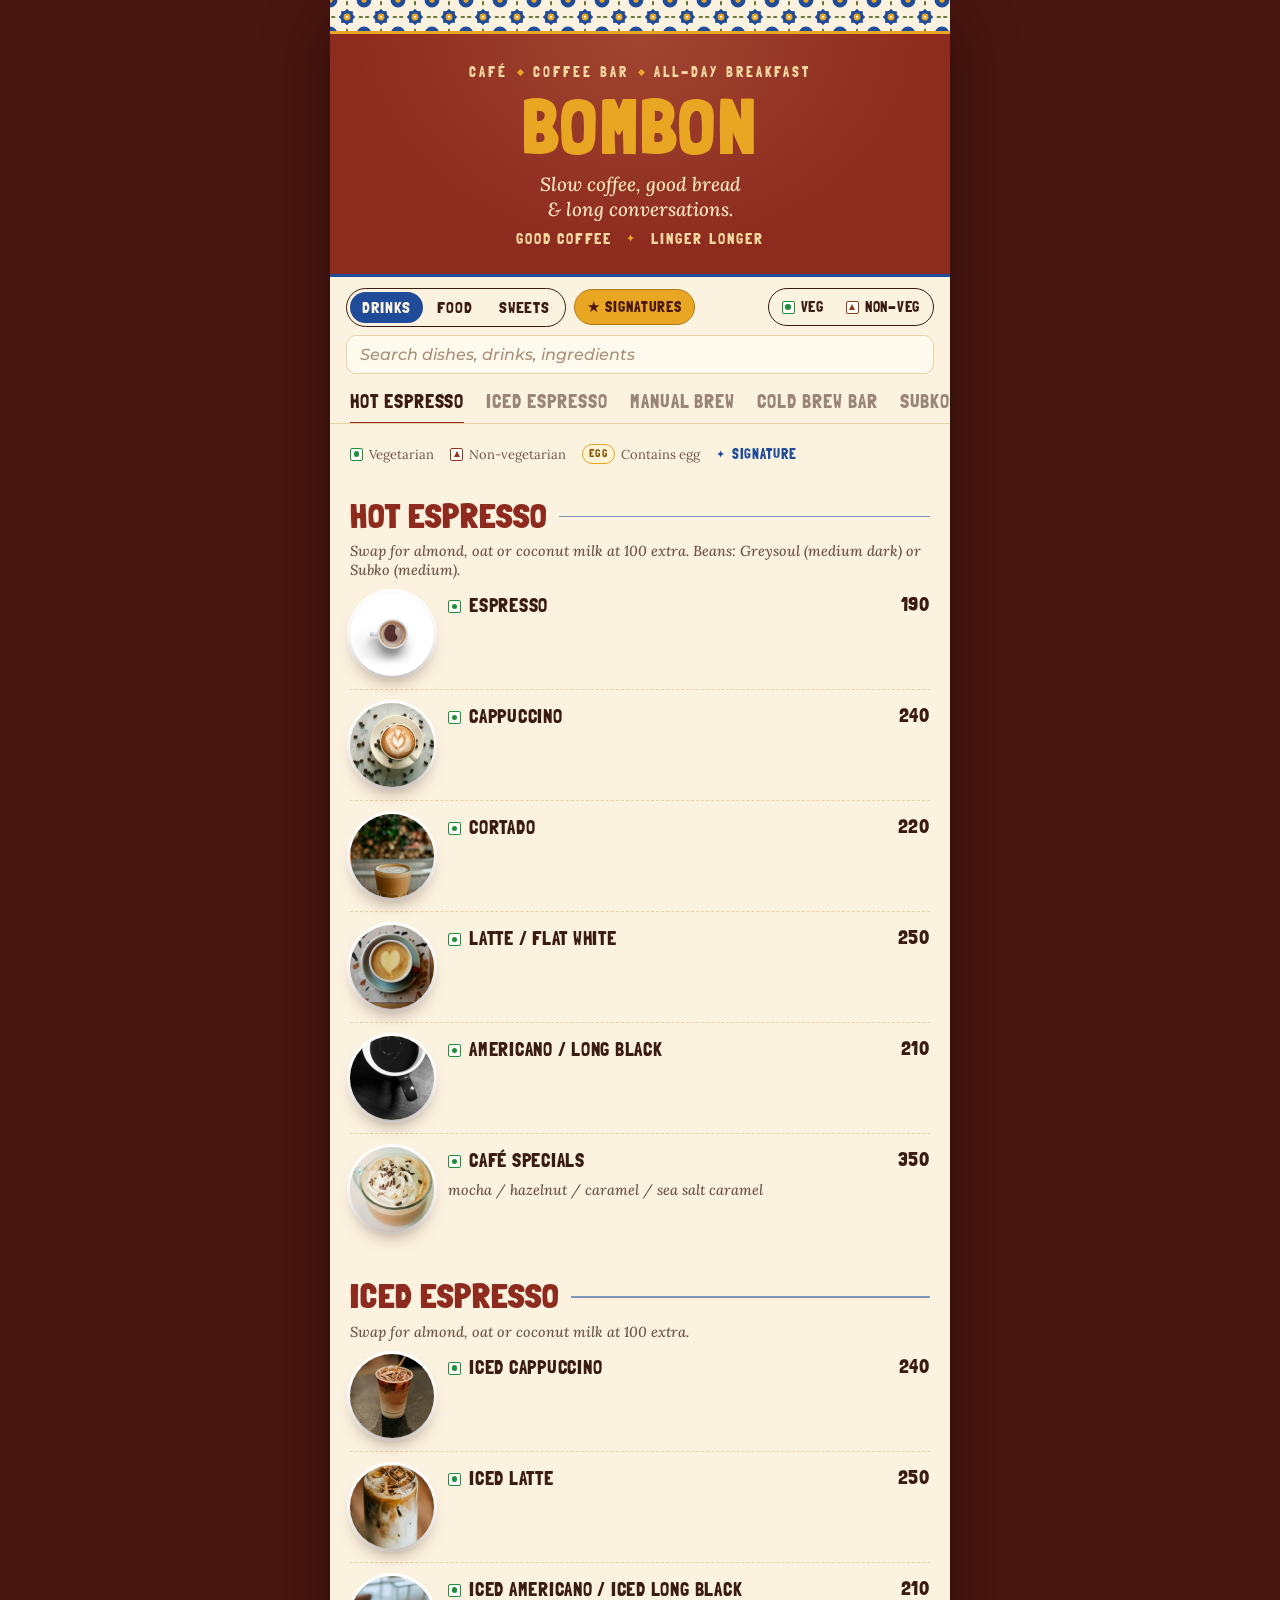
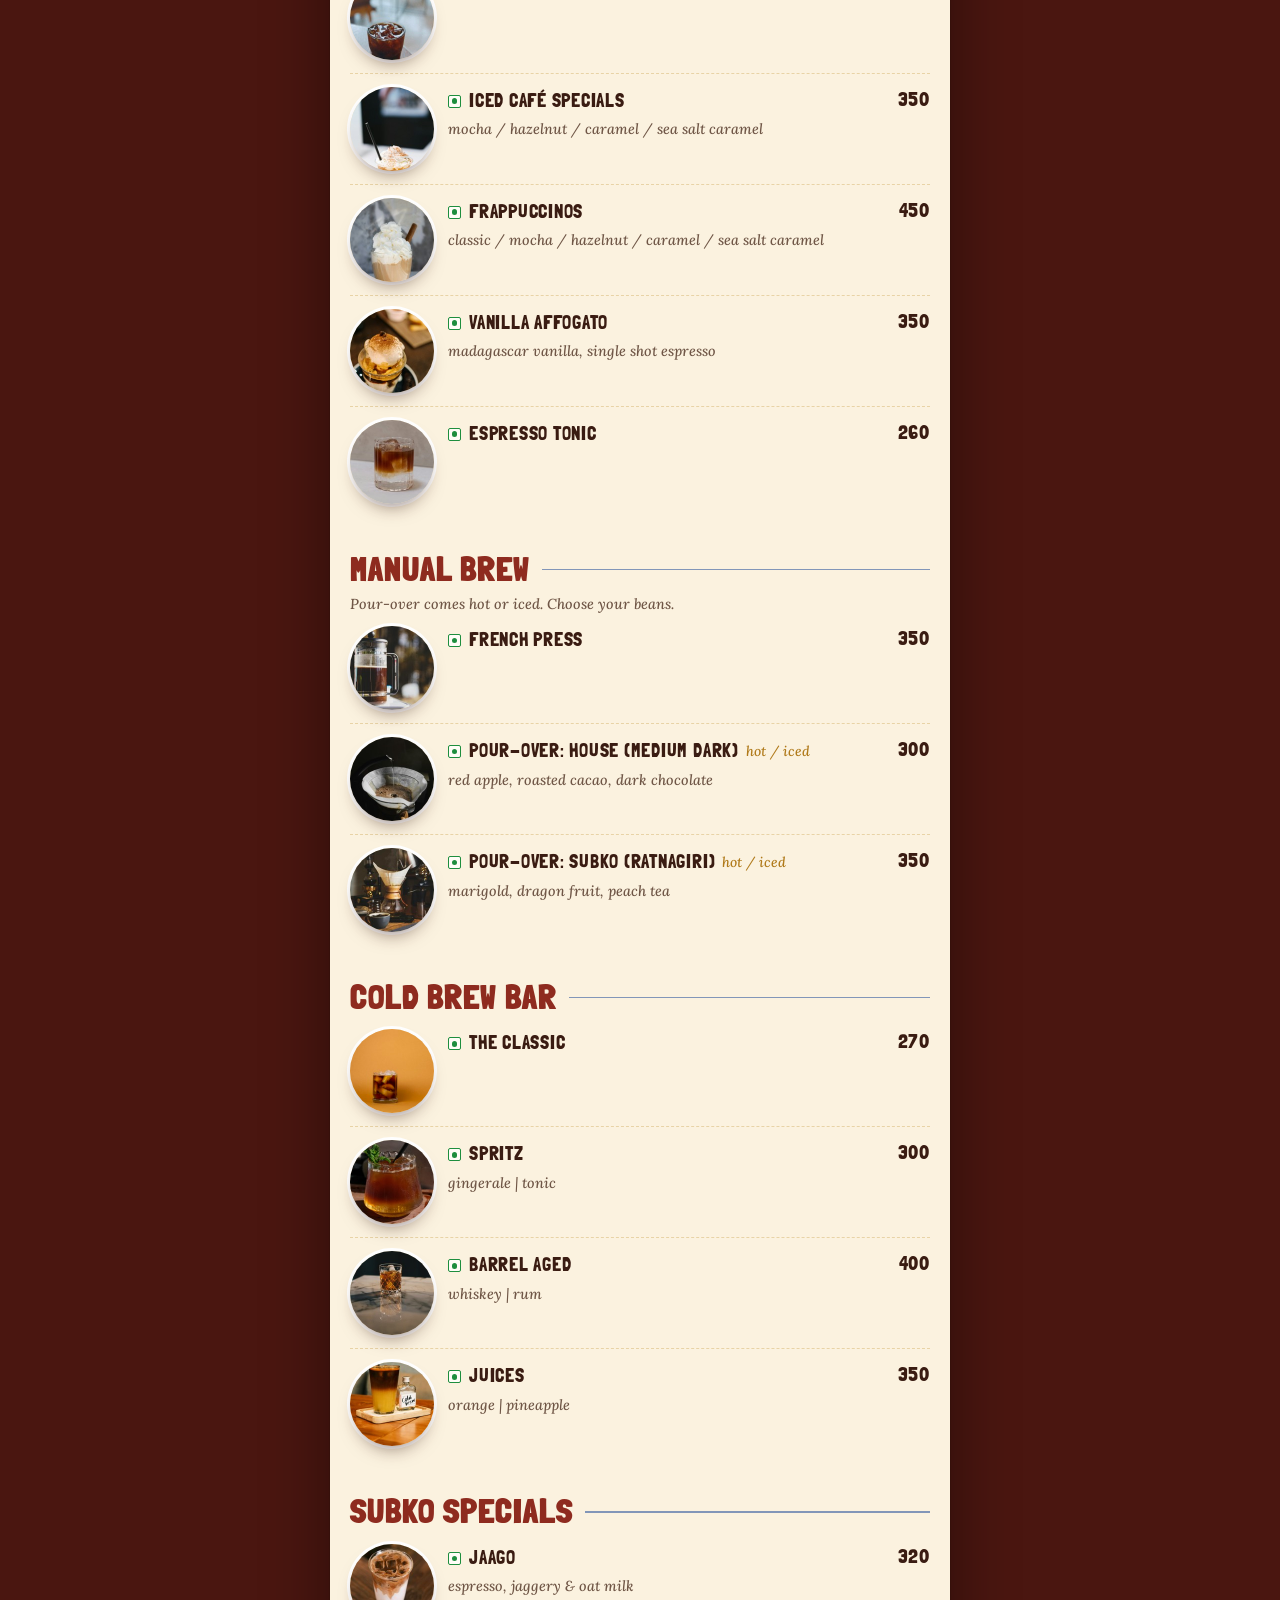
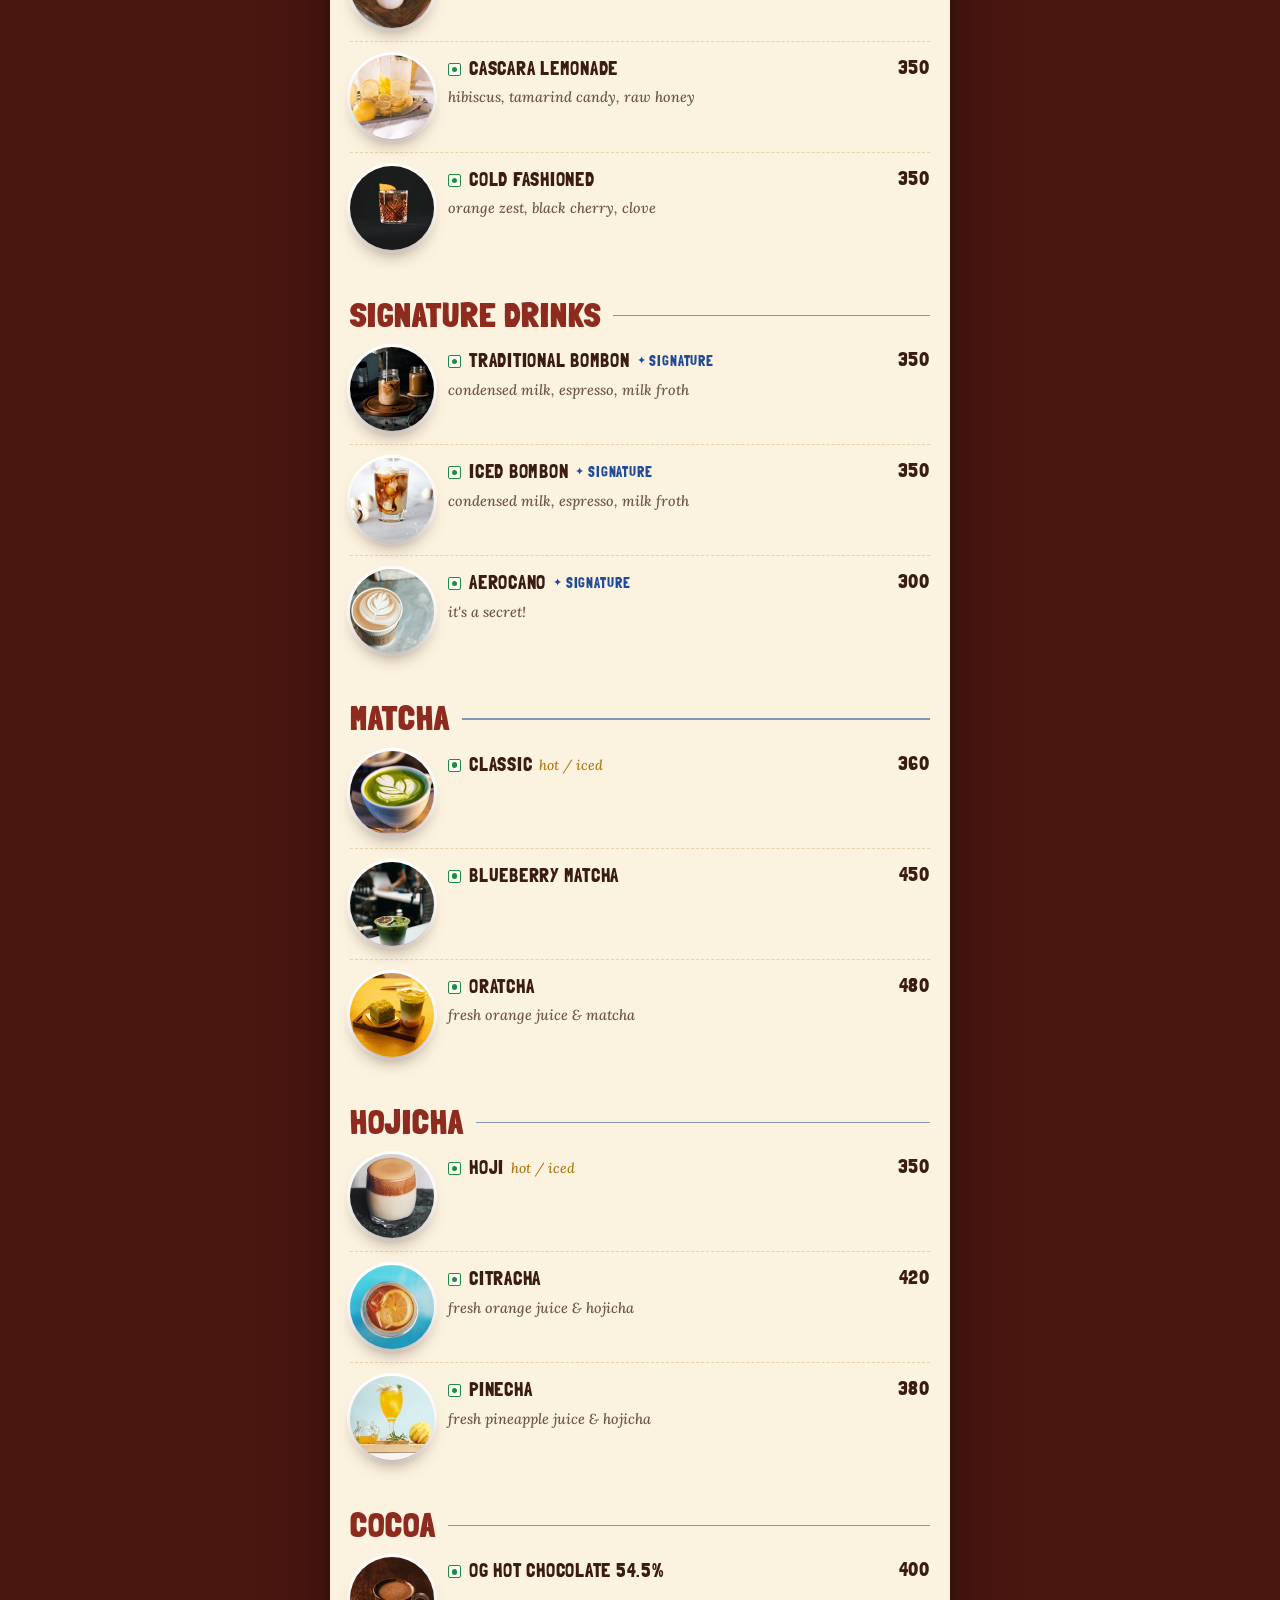
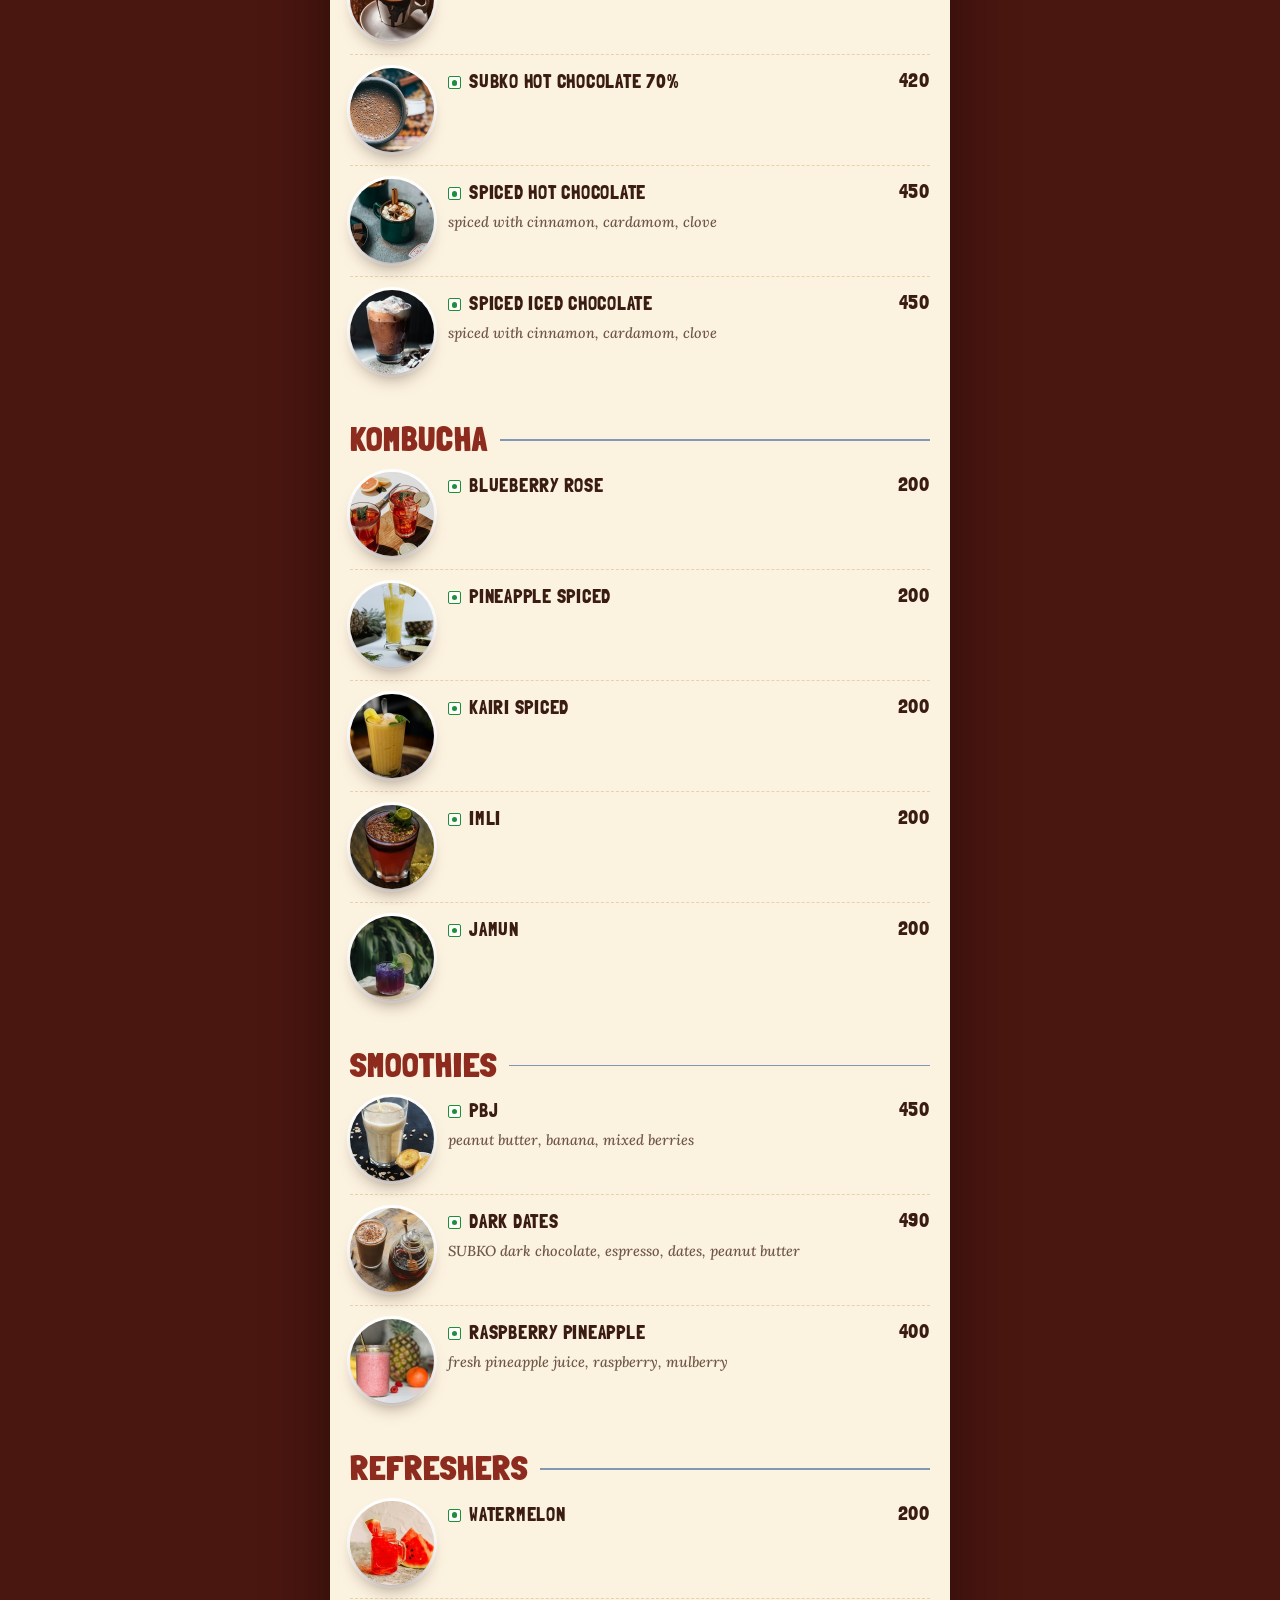
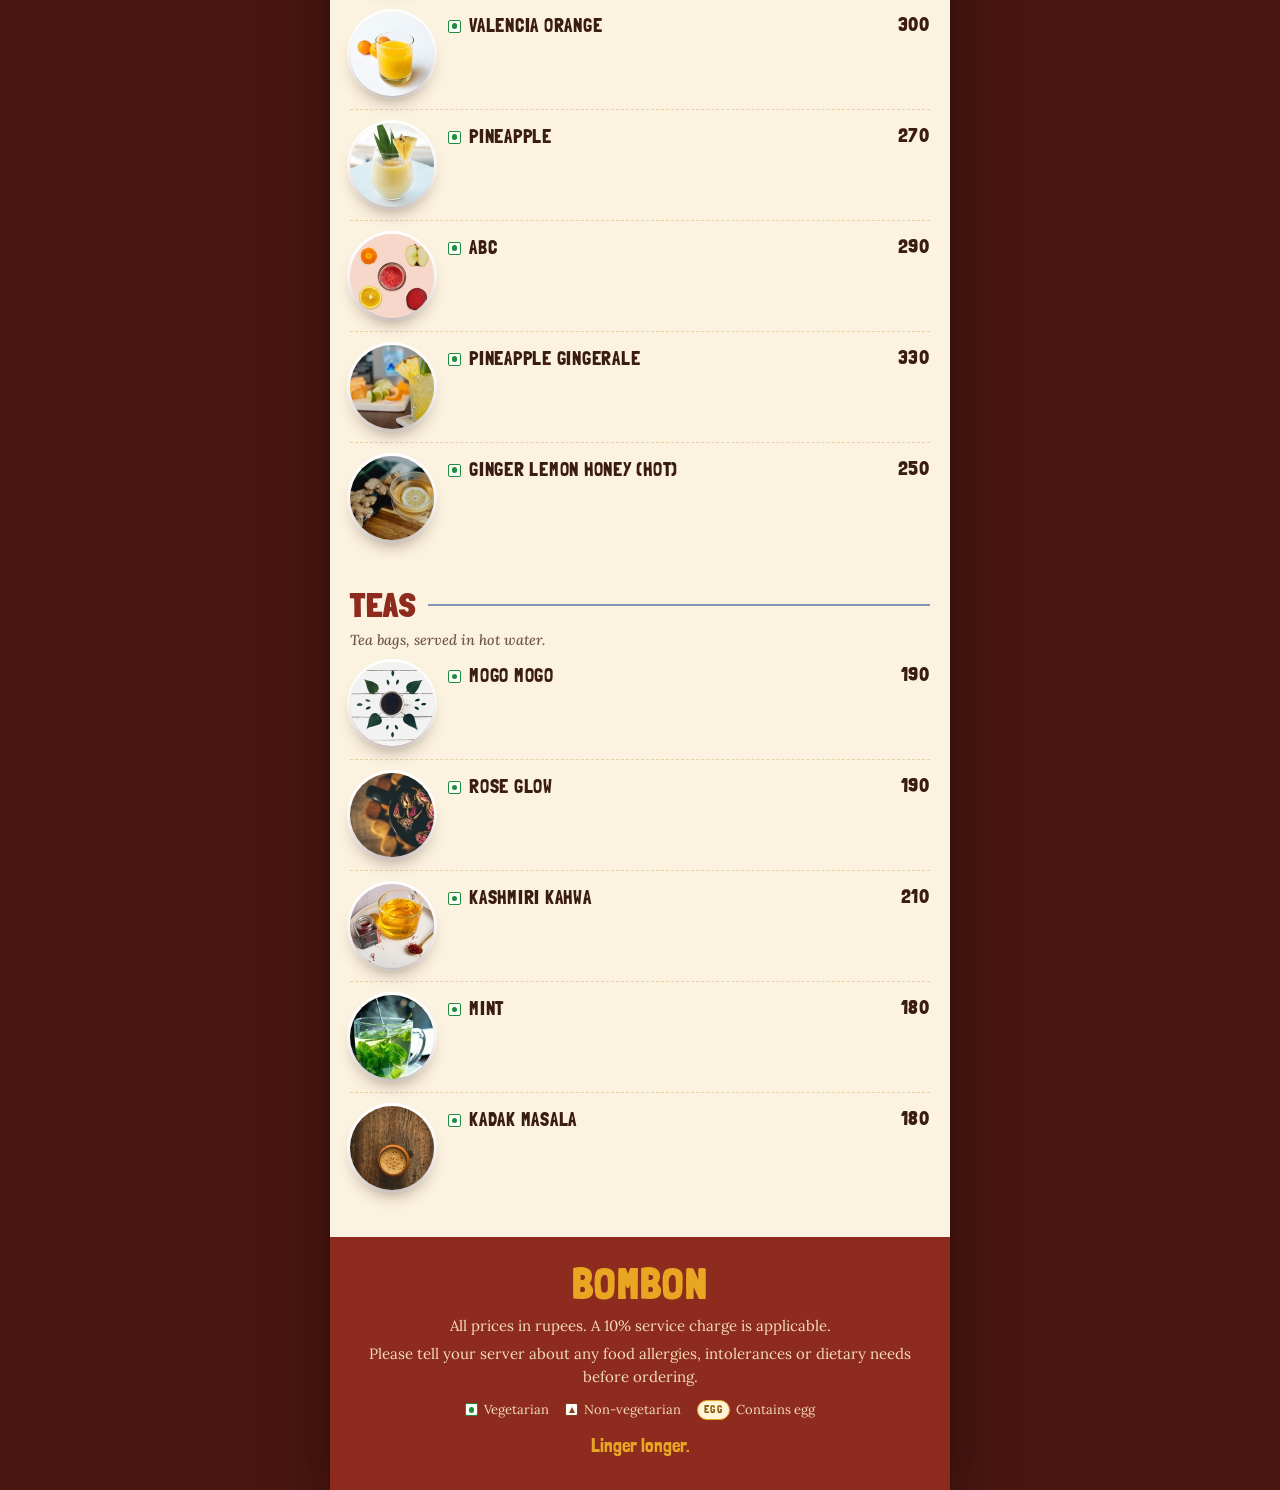
<file: index.html>
<!DOCTYPE html>
<html lang="en">
<head>
<meta charset="utf-8">
<meta name="viewport" content="width=device-width, initial-scale=1, viewport-fit=cover">
<title>Bombon Menu</title>
<meta name="description" content="The Bombon menu: coffee, all-day breakfast, bakes and sweets.">
<meta name="theme-color" content="#8E2B1F">
<link rel="preconnect" href="https://fonts.googleapis.com">
<link rel="preconnect" href="https://fonts.gstatic.com" crossorigin>
<link rel="stylesheet" href="https://fonts.googleapis.com/css2?family=Londrina+Solid:wght@400;900&family=Montserrat:wght@500;600&family=Lora:ital,wght@0,500;1,500&display=swap">
<link rel="stylesheet" href="styles.css">
</head>
<body>

<div class="book">
  <div class="tiles" aria-hidden="true"></div>
  <header class="cover">
    <div class="kicker">Café <i></i> Coffee Bar <i></i> All-Day Breakfast</div>
    <h1 class="wordmark">Bombon</h1>
    <div class="line">Slow coffee, good bread &amp; long conversations.</div>
    <div class="facts"><span>Good coffee</span><span>Linger longer</span></div>
  </header>

  <div class="bar" id="bar">
    <div class="table-strip" id="table-strip" hidden></div>
    <div class="bar-top">
      <div class="tabs" role="tablist" aria-label="Menu">
        <button role="tab" aria-selected="true" data-tab="drinks">Drinks</button>
        <button role="tab" aria-selected="false" data-tab="food">Food</button>
        <button role="tab" aria-selected="false" data-tab="sweets">Sweets</button>
      </div>
      <button class="picks-btn" id="picks" aria-pressed="false">★ Signatures</button>
      <div class="diet" role="group" aria-label="Diet">
        <button type="button" data-diet="veg" aria-pressed="false"><span class="mark veg" aria-hidden="true"></span>Veg</button>
        <button type="button" data-diet="nonveg" aria-pressed="false"><span class="mark nonveg" aria-hidden="true"></span>Non-veg</button>
      </div>
    </div>
    <div class="search"><input id="q" type="search" aria-label="Search the menu" placeholder="Search dishes, drinks, ingredients" autocomplete="off"></div>
    <nav class="chips" id="chips" aria-label="Sections"></nav>
  </div>

  <main class="pages" id="pages"></main>
  <p id="live" class="sr" aria-live="polite"></p>

  <footer>
    <span class="wordmark">Bombon</span>
    <div>All prices in rupees. A 10% service charge is applicable.</div>
    <div>Please tell your server about any food allergies, intolerances or dietary needs before ordering.</div>
    <div class="legend foot-legend"><span><span class="mark veg"></span>Vegetarian</span><span><span class="mark nonveg"></span>Non-vegetarian</span><span><span class="tag egg">EGG</span>Contains egg</span></div>
    <div class="concept">Linger longer.</div>
  </footer>
</div>

<script src="config.js"></script>
<script src="menu-data.js"></script>
<script src="app.js"></script>
<script src="order.js"></script>
</body>
</html>
</file>
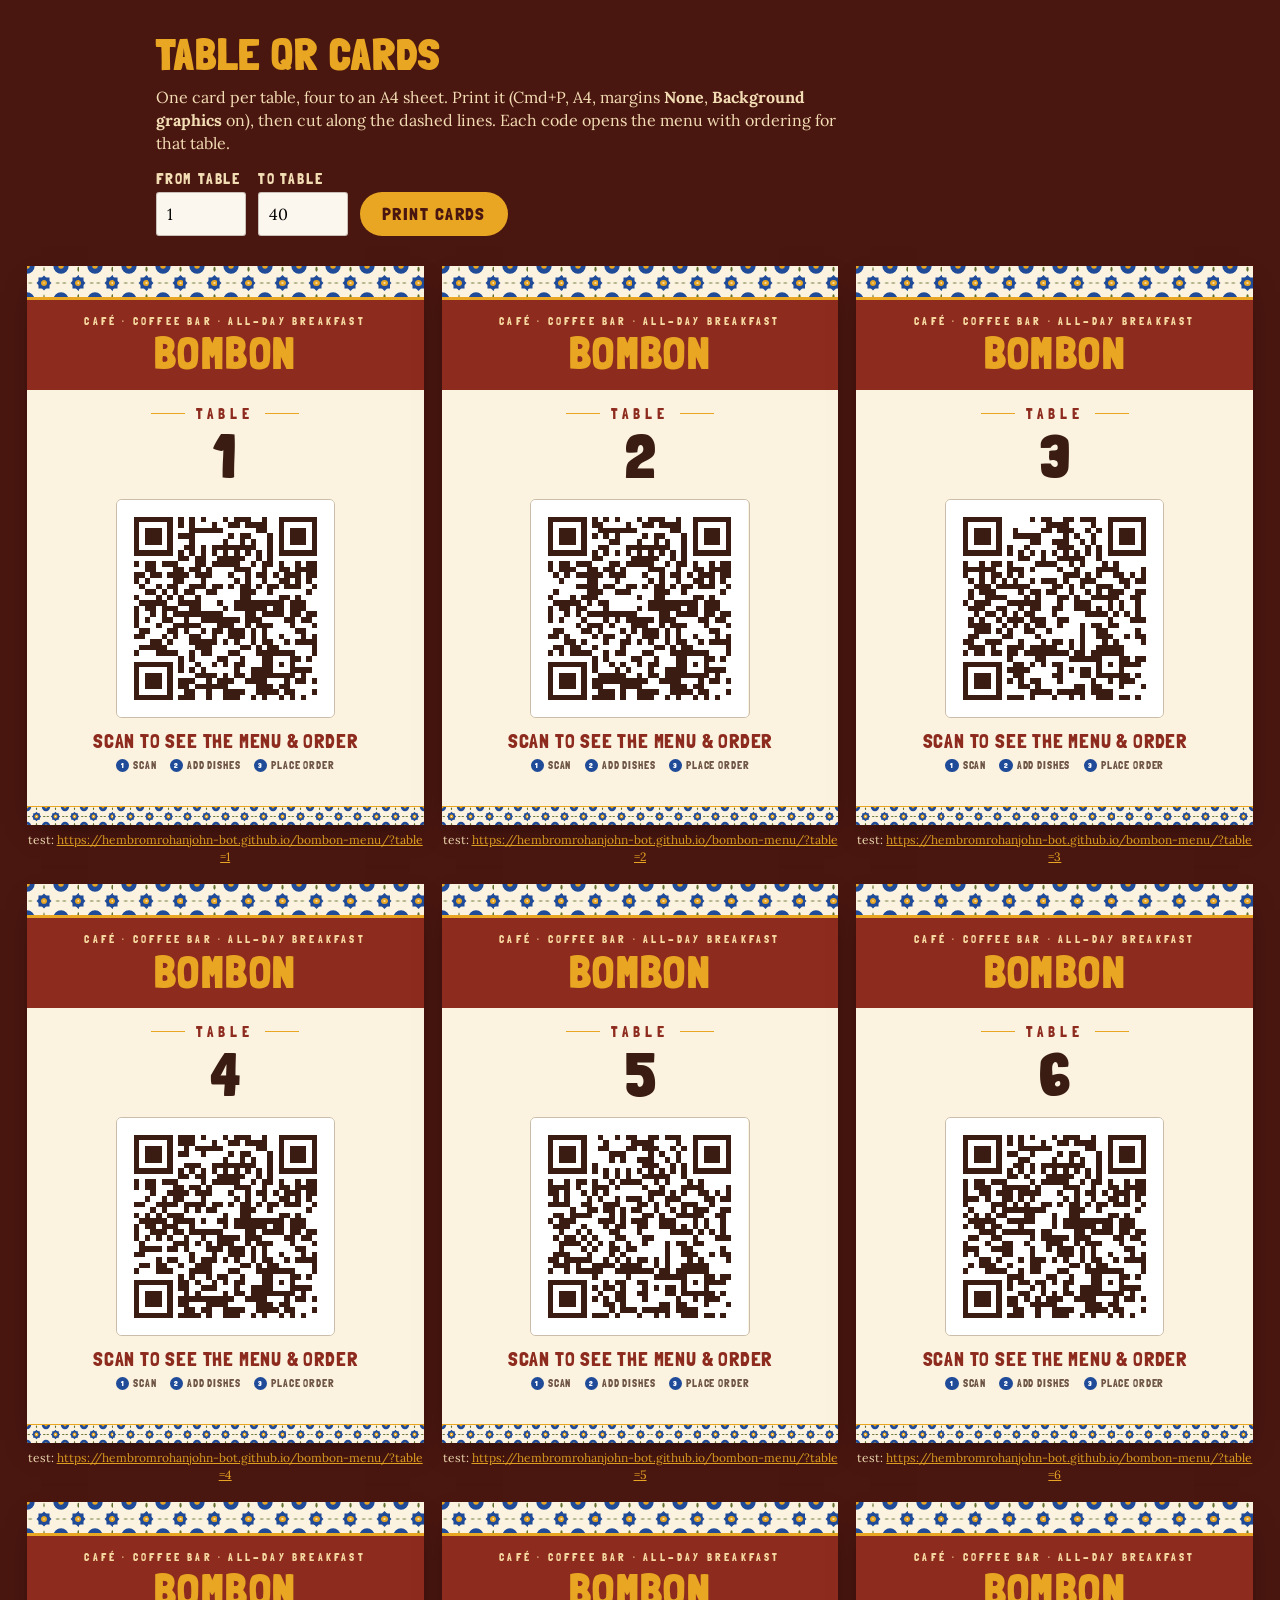
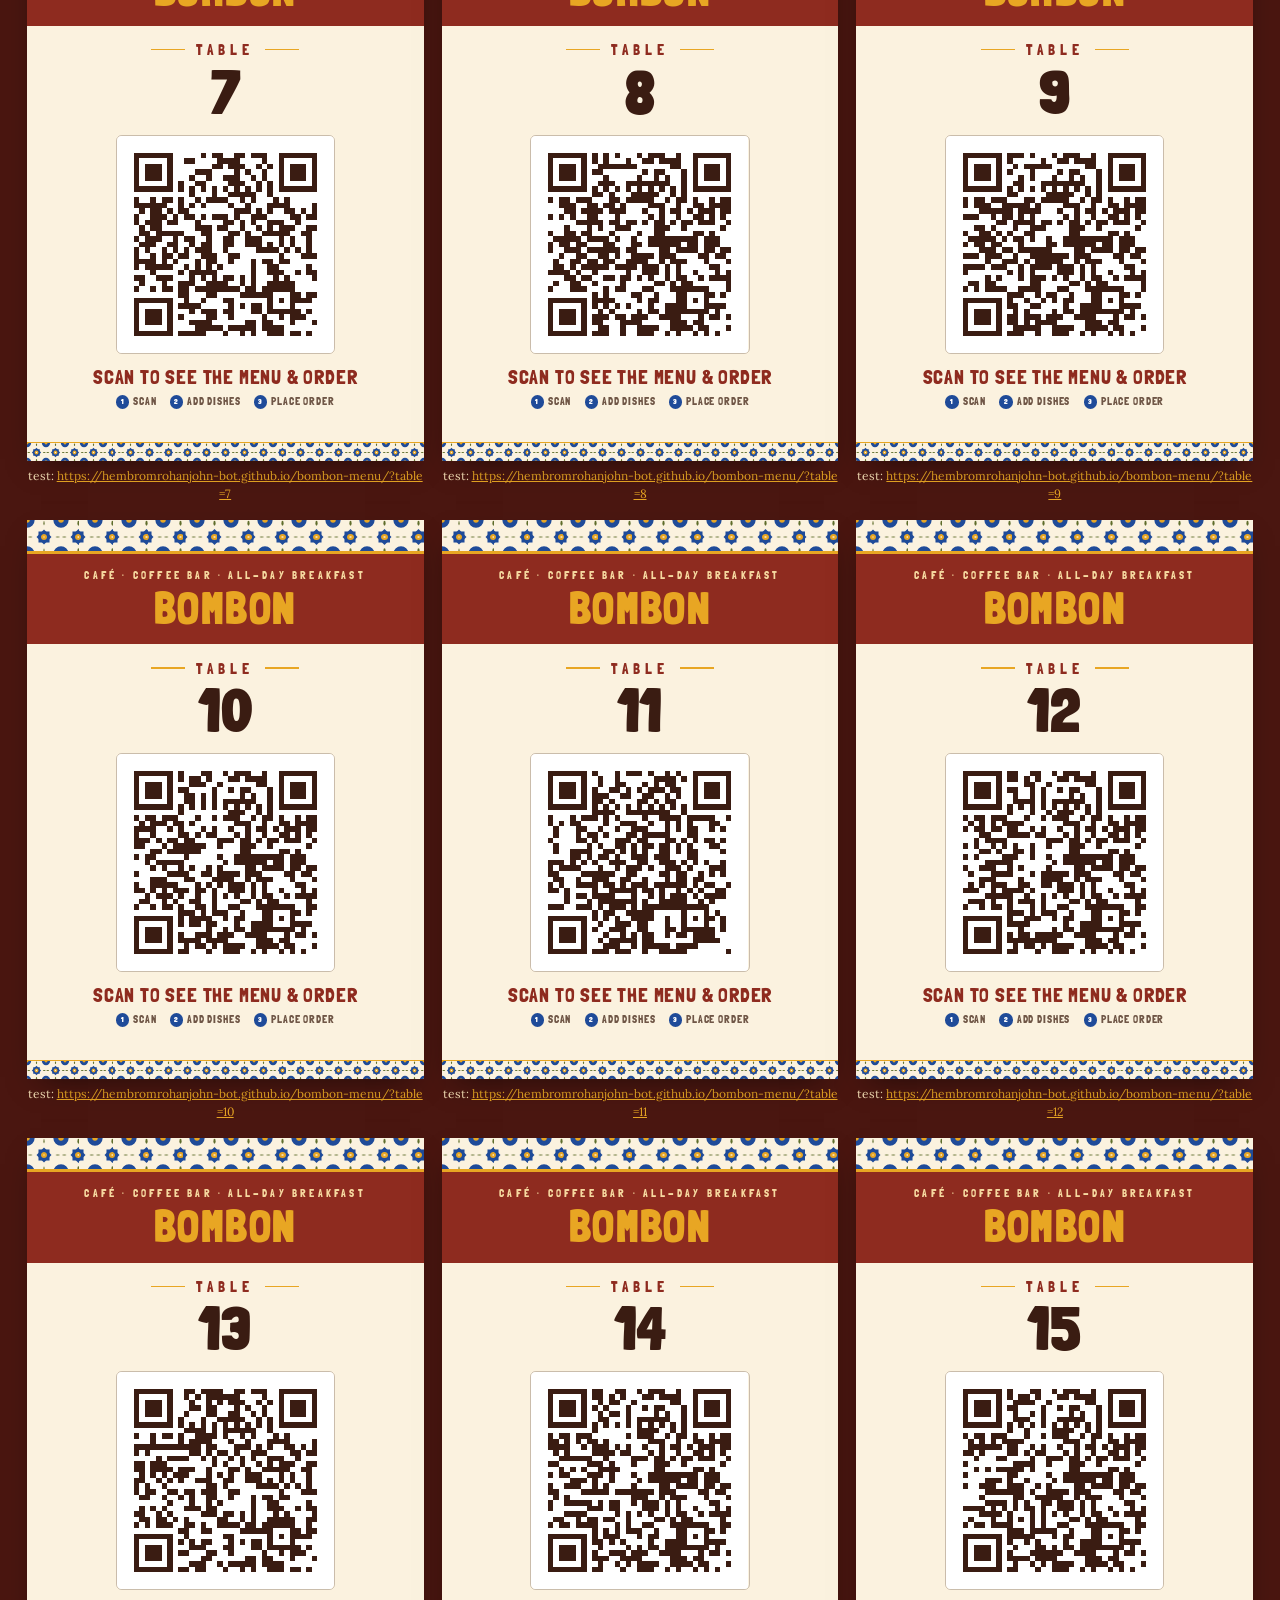
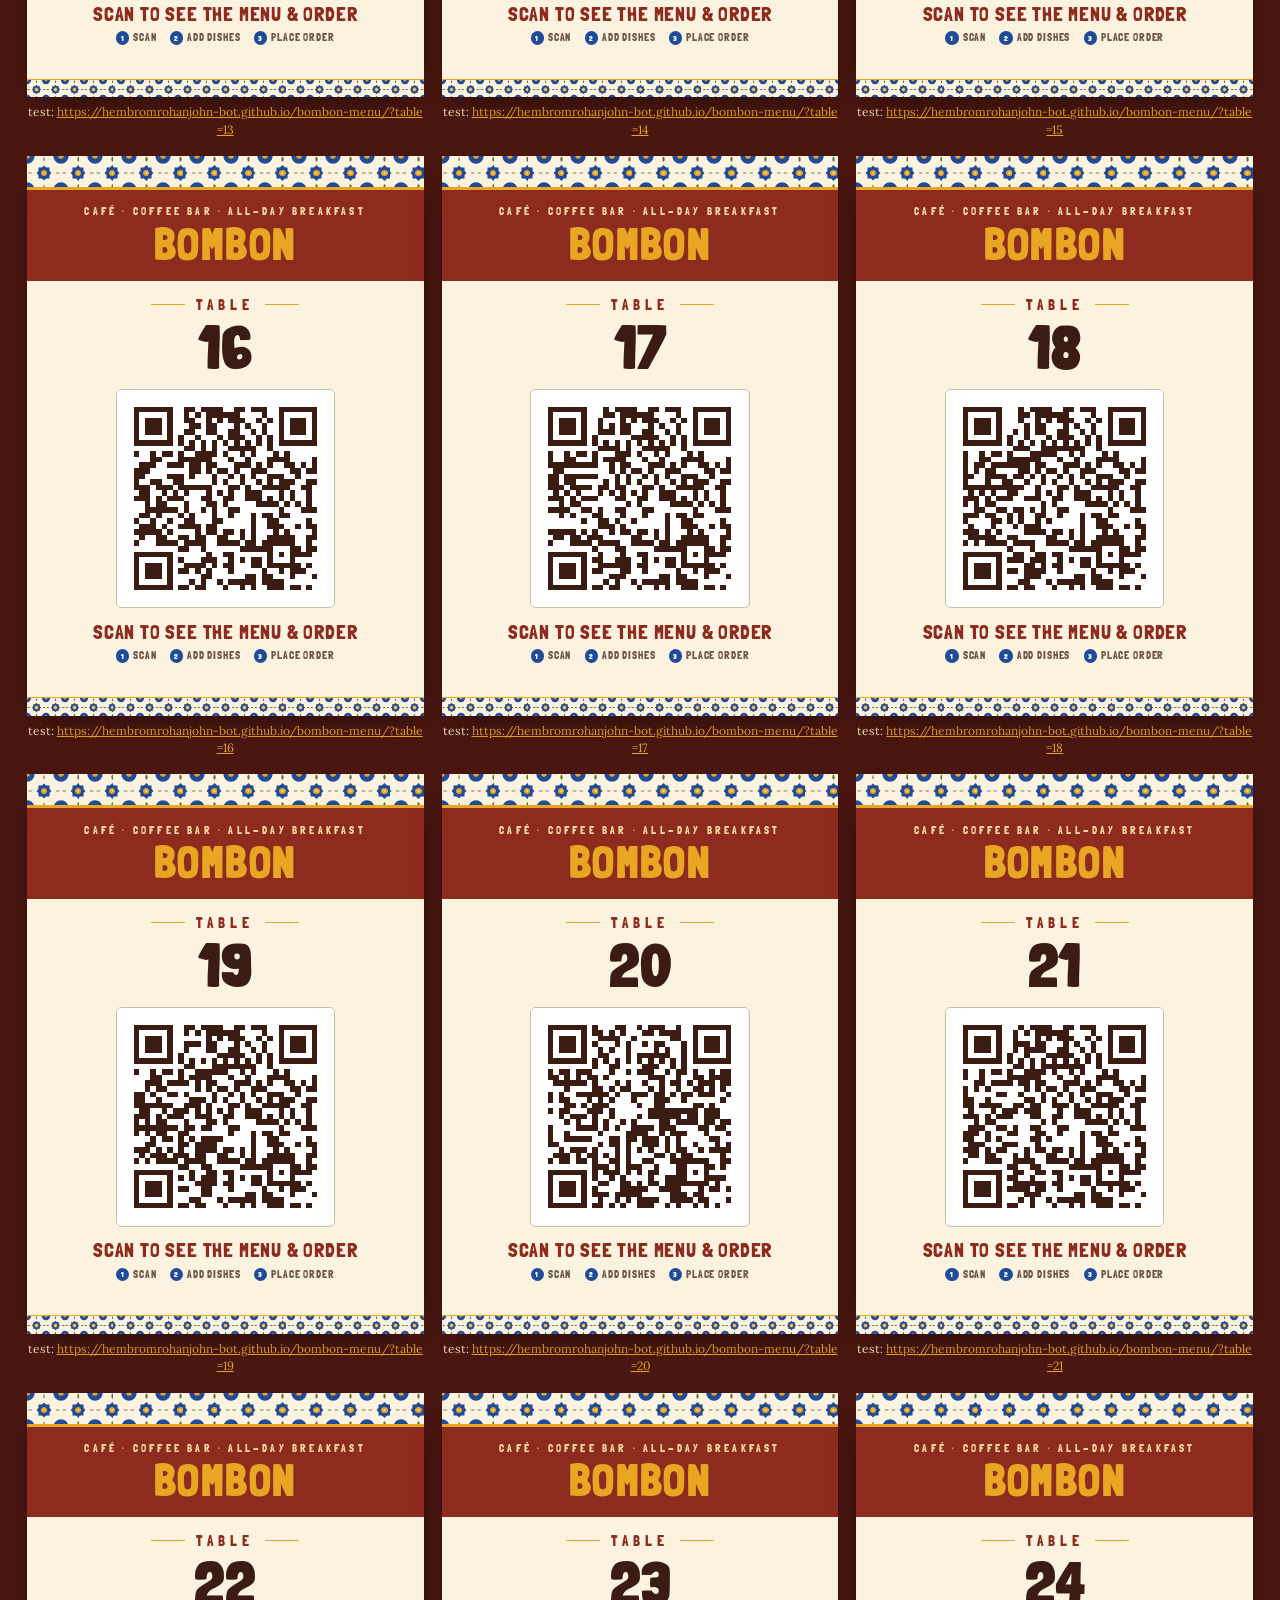
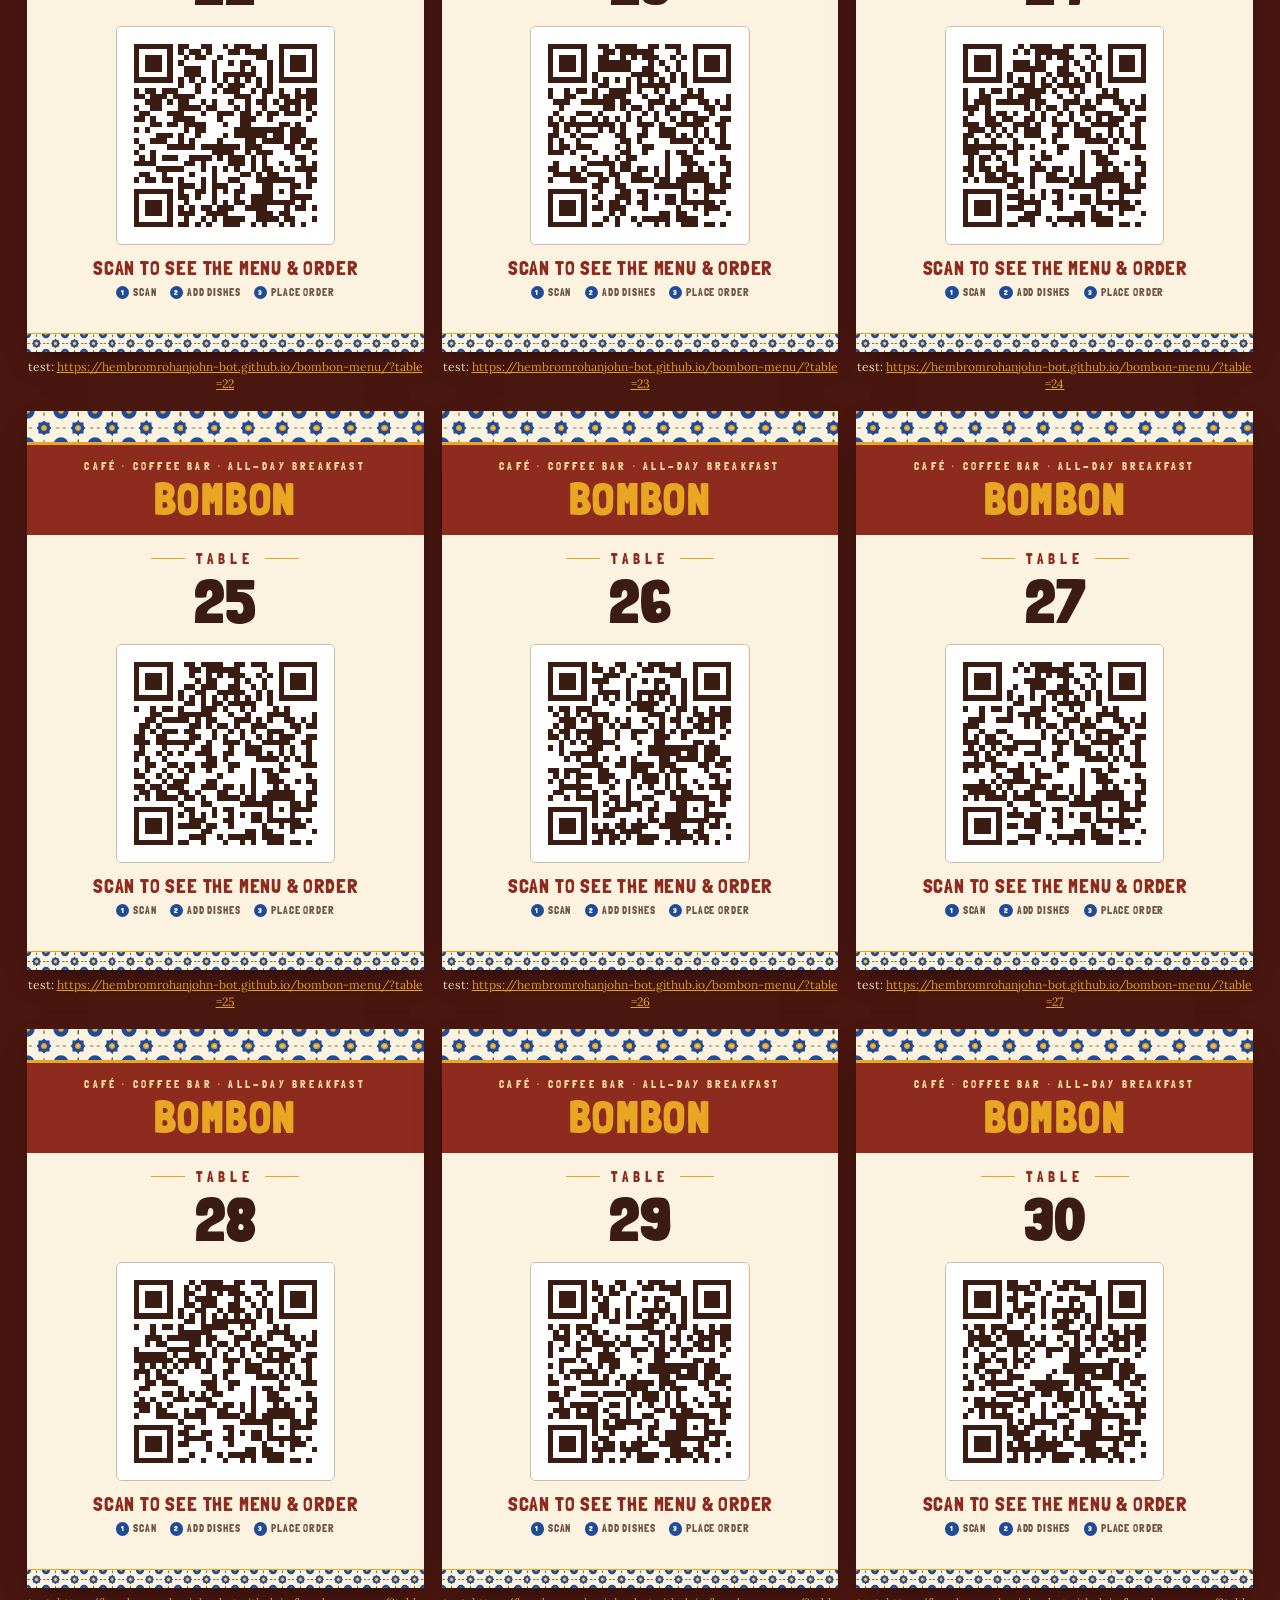
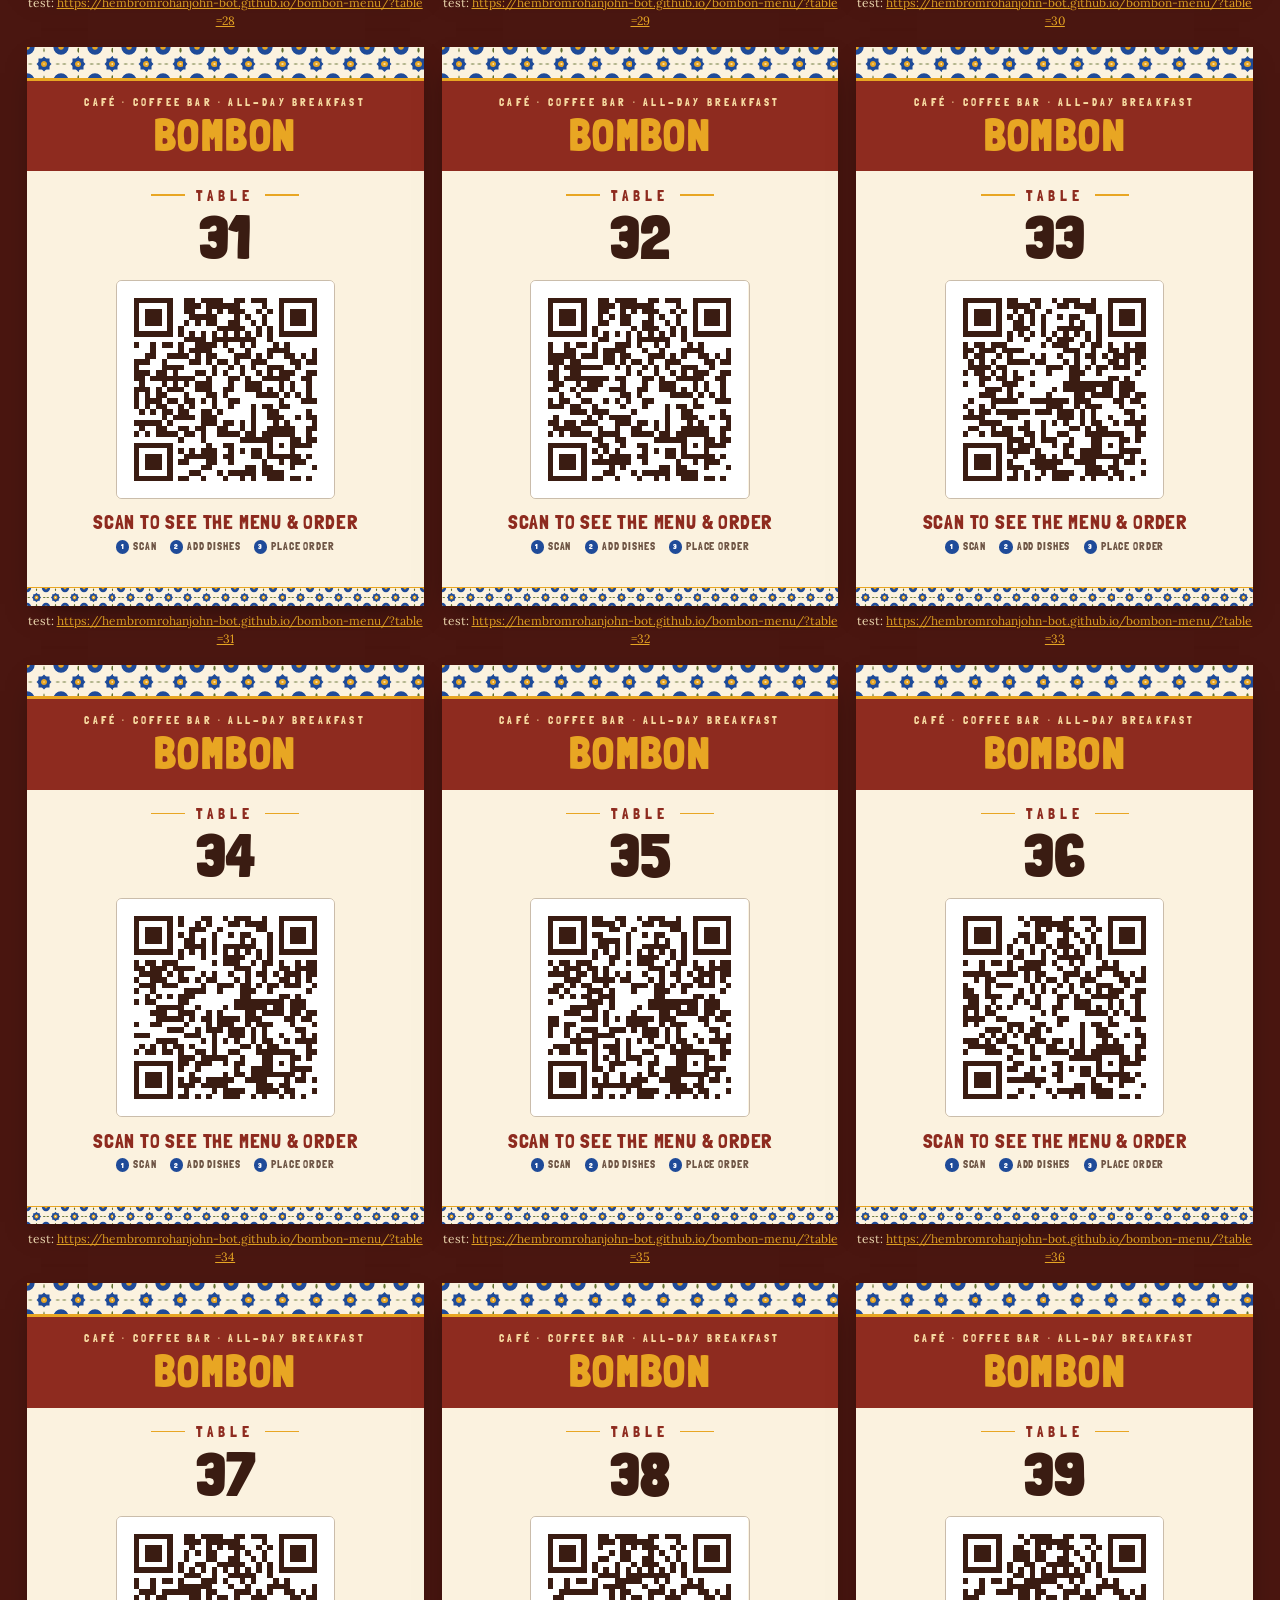
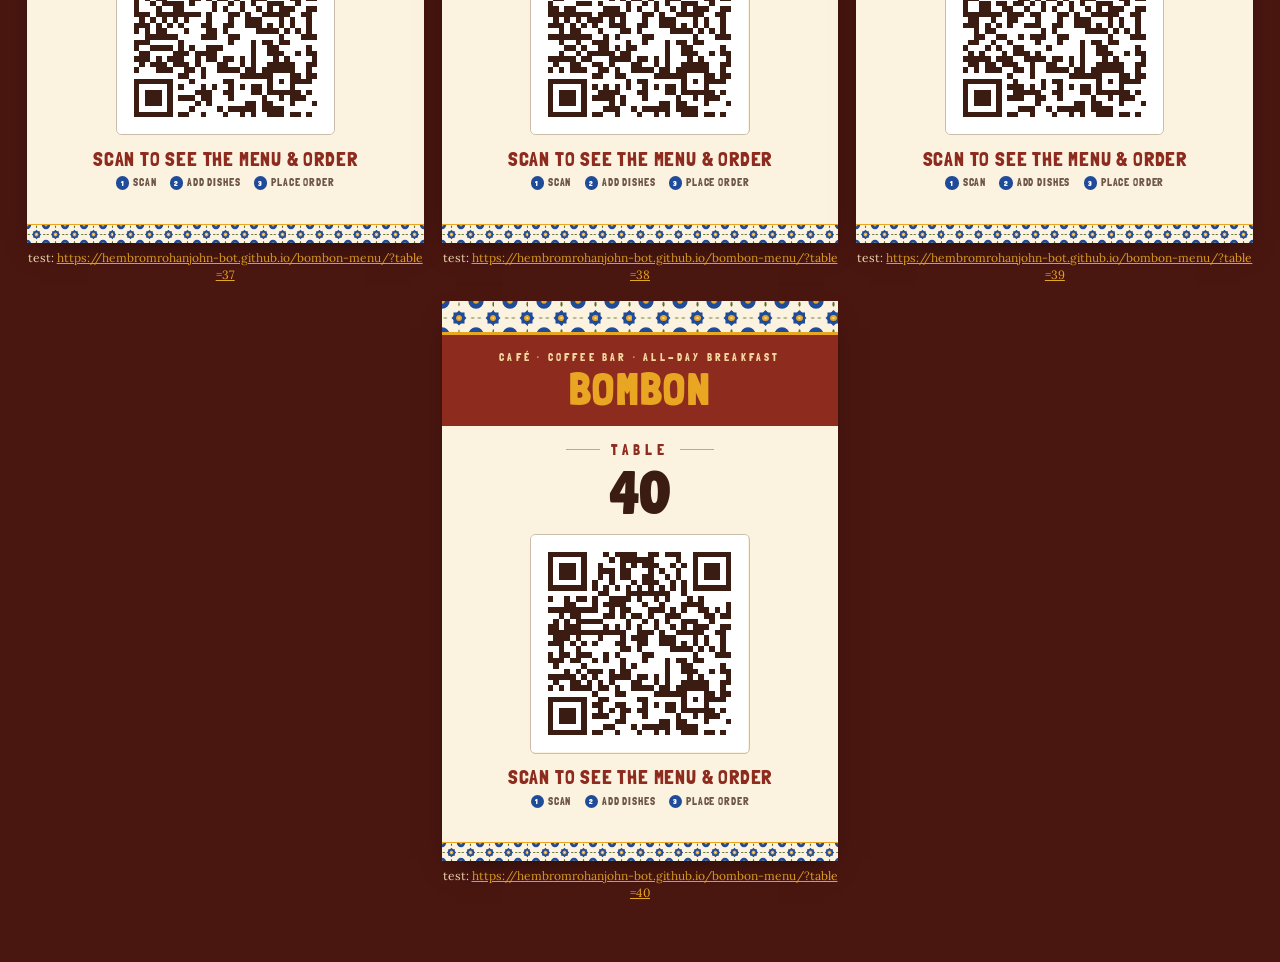
<file: tables.html>
<!DOCTYPE html>
<html lang="en">
<head>
<meta charset="utf-8">
<meta name="viewport" content="width=device-width, initial-scale=1">
<title>Bombon Table QR Cards</title>
<link rel="preconnect" href="https://fonts.googleapis.com">
<link rel="preconnect" href="https://fonts.gstatic.com" crossorigin>
<link href="https://fonts.googleapis.com/css2?family=Londrina+Solid:wght@400;900&family=Lora:ital,wght@0,500;1,500&display=swap" rel="stylesheet">
<style>
:root{
  --rojo:#8E2B1F;--rojo-deep:#4A1610;--azafran:#E8A623;--cobalto:#1F4B99;--oliva:#5F6E2C;--crema:#FBF2DF;--tinta:#3A1C12;--ink-soft:#6F5646;--rule:rgba(58,28,18,.25);
  --wordmark:"Ruina","Londrina Solid","Arial Narrow",sans-serif;--cond:"Ruina","Londrina Solid","Arial Narrow",sans-serif;--serif:"Lora",Georgia,serif;
  --tile: url("data:image/svg+xml,%3Csvg xmlns='http://www.w3.org/2000/svg' width='64' height='64' viewBox='0 0 64 64'%3E%3Crect width='64' height='64' fill='%23FBF2DF'/%3E%3Cg fill='%231F4B99'%3E%3Crect x='21' y='21' width='22' height='22'/%3E%3Cpath d='M32 16.4L47.6 32 32 47.6 16.4 32z'/%3E%3Cpath d='M0 0h14a14 14 0 0 1-14 14zM64 0v14A14 14 0 0 1 50 0zM0 64V50a14 14 0 0 1 14 14zM64 64H50a14 14 0 0 1 14-14z'/%3E%3C/g%3E%3Ccircle cx='32' cy='32' r='6.5' fill='%23E8A623'/%3E%3Ccircle cx='32' cy='32' r='2.4' fill='%23FBF2DF'/%3E%3Cg fill='%23E8A623'%3E%3Ccircle cx='0' cy='0' r='5'/%3E%3Ccircle cx='64' cy='0' r='5'/%3E%3Ccircle cx='0' cy='64' r='5'/%3E%3Ccircle cx='64' cy='64' r='5'/%3E%3C/g%3E%3Cg fill='%235F6E2C'%3E%3Cellipse cx='32' cy='6' rx='2' ry='4.5'/%3E%3Cellipse cx='32' cy='58' rx='2' ry='4.5'/%3E%3Cellipse cx='6' cy='32' rx='4.5' ry='2'/%3E%3Cellipse cx='58' cy='32' rx='4.5' ry='2'/%3E%3C/g%3E%3C/svg%3E");
}
*{box-sizing:border-box;margin:0;padding:0}
body{background:var(--rojo-deep);color:var(--tinta);font:16px/1.45 var(--serif);-webkit-font-smoothing:antialiased}

/* ---------- screen toolbar ---------- */
.tools{max-width:1000px;margin:0 auto;padding:28px 16px 8px}
.tools{color:var(--crema)}
.tools h1{font:900 44px var(--wordmark);text-transform:uppercase;letter-spacing:.03em;color:var(--azafran);margin-bottom:6px}
.tools p{color:#F3DDB4;max-width:70ch;margin-bottom:10px}
.tools code{background:rgba(255,255,255,.12);padding:1px 5px;border-radius:3px;font-size:13px}
.warn{background:#F6E3D6;border:1px solid #D9A58A;border-left:4px solid var(--azafran);padding:10px 14px;border-radius:3px;margin:10px 0;color:#5A2A15}
.row{display:flex;flex-wrap:wrap;align-items:end;gap:12px;margin:14px 0 4px}
.row label{font:400 15px var(--cond);letter-spacing:.12em;text-transform:uppercase;color:#F3DDB4;display:flex;flex-direction:column;gap:4px}
.row input{width:90px;min-height:44px;padding:8px 10px;border:1px solid var(--rule);border-radius:3px;background:#FBF7EE;font:16px var(--serif)}
.row button{appearance:none;cursor:pointer;min-height:44px;padding:0 22px;border-radius:999px;border:0;background:var(--azafran);color:var(--rojo-deep);font:400 18px var(--cond);letter-spacing:.08em;text-transform:uppercase}

/* ---------- cards: A6 (105 × 148 mm), four per A4 sheet ---------- */
.sheets{display:flex;flex-wrap:wrap;justify-content:center;gap:18px;padding:18px 16px 60px}
.card{width:105mm;height:148mm;background:var(--crema);position:relative;overflow:hidden;display:flex;flex-direction:column;align-items:center;text-align:center;
  box-shadow:0 12px 30px -14px rgba(0,0,0,.6)}
.tiles{width:100%;height:9mm;flex:none;background:var(--tile) 0 0/9mm 9mm;border-bottom:.8mm solid var(--azafran)}
.head{width:100%;background:var(--rojo);color:var(--azafran);padding:4mm 0 3.5mm}
.est{font:400 8pt var(--cond);letter-spacing:.3em;text-transform:uppercase;color:#F6D9A0}
.logo{font:900 34pt/1 var(--wordmark);text-transform:uppercase;letter-spacing:.03em;margin-top:1mm}
.tbl{display:flex;align-items:center;gap:3mm;margin-top:4mm;font:400 11pt var(--cond);letter-spacing:.34em;text-transform:uppercase;color:var(--rojo)}
.tbl::before,.tbl::after{content:"";width:9mm;height:.3mm;background:var(--azafran)}
.num{font:900 46pt/1 var(--wordmark);color:var(--tinta);margin:1mm 0 3mm}
.qr{width:58mm;height:58mm;display:block;border-radius:1.5mm;border:.4mm solid var(--rule)}
.cta{font:400 15pt/1.2 var(--wordmark);text-transform:uppercase;letter-spacing:.04em;color:var(--rojo);margin-top:3mm}
.steps{display:flex;gap:3.5mm;margin-top:1.5mm;font:400 8pt var(--cond);letter-spacing:.08em;text-transform:uppercase;color:var(--ink-soft)}
.steps b{display:inline-grid;place-items:center;width:3.6mm;height:3.6mm;border-radius:50%;background:var(--cobalto);color:#fff;font-size:5.5pt;margin-right:1mm;vertical-align:.2mm}
.foot{margin-top:auto;width:100%;height:5mm;background:var(--tile) 0 0/5mm 5mm;border-top:.5mm solid var(--azafran)}
.link{display:block;margin-top:6px;font-size:12px;color:#F3DDB4;word-break:break-all;text-align:center;max-width:105mm}
.link a{color:var(--azafran)}

@page{size:A4;margin:0}
@media print{
  *{-webkit-print-color-adjust:exact;print-color-adjust:exact}
  body{background:#fff}
  .tools,.link{display:none}
  .sheets{display:grid;grid-template-columns:105mm 105mm;grid-auto-rows:148.5mm;gap:0;padding:0;width:210mm}
  .cell:nth-child(4n){break-after:page}
  .card{box-shadow:none;height:148.5mm;outline:.1mm dashed #bbb}   /* dashed = cut lines */
}
</style>
</head>
<body>
<div class="tools">
  <h1>Table QR cards</h1>
  <p>One card per table, four to an A4 sheet. Print it (Cmd+P, A4, margins <b>None</b>, <b>Background graphics</b> on), then cut along the dashed lines. Each code opens the menu with ordering for that table.</p>
  <div id="warn"></div>
  <div class="row">
    <label>From table<input id="from" type="number" min="1"></label>
    <label>To table<input id="to" type="number" min="1"></label>
    <button type="button" onclick="print()">Print cards</button>
  </div>
</div>
<div class="sheets" id="sheets"></div>

<script src="config.js"></script>
<script src="vendor/qrcode.js"></script>
<script>
const base = CONFIG.siteUrl.replace(/\/?$/, "/");
const urlFor = n => base + "?table=" + n;

function qrSvg(text){
  const q = qrcode(0, "M"); q.addData(text); q.make();
  const n = q.getModuleCount(), pad = 3, size = n + pad*2;
  let d = "";
  for(let r = 0; r < n; r++) for(let c = 0; c < n; c++) if(q.isDark(r, c)) d += `M${c+pad} ${r+pad}h1v1h-1z`;
  return `<svg class="qr" viewBox="0 0 ${size} ${size}" shape-rendering="crispEdges" role="img" aria-label="QR code: ${text}">`+
         `<rect width="${size}" height="${size}" fill="#FFFFFF"/><path d="${d}" fill="#3A1C12"/></svg>`;
}

function card(n){
  const url = urlFor(n);
  return `<div class="cell"><div class="card">
    <div class="tiles"></div>
    <div class="head"><div class="est">Café · Coffee Bar · All-Day Breakfast</div><div class="logo">Bombon</div></div>
    <div class="tbl">Table</div>
    <div class="num">${n}</div>
    ${qrSvg(url)}
    <div class="cta">Scan to see the menu &amp; order</div>
    <div class="steps"><span><b>1</b>Scan</span><span><b>2</b>Add dishes</span><span><b>3</b>Place order</span></div>
    <div class="foot"></div>
  </div><div class="link">test: <a href="${url}" target="_blank" rel="noopener">${url}</a></div></div>`;
}

const from = document.getElementById("from"), to = document.getElementById("to");
from.value = 1; to.value = CONFIG.tables; from.max = to.max = CONFIG.tables;
function draw(){
  const a = Math.max(1, Math.min(+from.value || 1, CONFIG.tables)), b = Math.max(a, Math.min(+to.value || a, CONFIG.tables));
  let html = ""; for(let n = a; n <= b; n++) html += card(n);
  document.getElementById("sheets").innerHTML = html;
}
from.oninput = to.oninput = draw;

const warn = [];
if(/example\.github\.io/.test(CONFIG.siteUrl)) warn.push("<b>siteUrl</b> in <code>config.js</code> is still the placeholder — these codes won't open your menu. Don't print yet.");
if(!CONFIG.firebase) warn.push("<b>firebase</b> in <code>config.js</code> is empty — guests can browse the menu but can't place orders.");
document.getElementById("warn").innerHTML = warn.map(w => `<div class="warn">${w}</div>`).join("");
draw();
</script>
</body>
</html>
</file>
<file: styles.css>
/* ============================================================
   BOMBON — Spanish café menu
   Colours: pimentón red, saffron, azulejo cobalt, olive, crema paper.
   Fonts: RUINA-style cut-paper capitals (Londrina Solid, free) for the wordmark,
          titles, labels, dish names and prices; Lora Medium Italic for descriptions;
          Montserrat for form fields. A licensed "Ruina" web font, if added, is used first.
   ============================================================ */
:root {
  color-scheme: light;
  --rojo: #8E2B1F;          /* pimentón */
  --rojo-deep: #4A1610;
  --azafran: #E8A623;       /* saffron */
  --oro: #B07A1A;
  --cobalto: #1F4B99;       /* azulejo blue */
  --oliva: #5F6E2C;
  --crema: #FBF2DF;
  --arena: #F3E4C2;
  --tinta: #3A1C12;         /* dish names, prices */
  --ink-soft: #6F5646;
  --line: #E8D3A6;
  --veg: #1E8E3E;
  --nonveg: #8B3A1E;
  --accent: var(--cobalto);
  --ruina: "Ruina", "Londrina Solid", "Arial Narrow", sans-serif;
  --wordmark: var(--ruina);
  --display: var(--ruina);
  --cond: var(--ruina);
  --sans: "Montserrat", "Helvetica Neue", system-ui, sans-serif;
  --serif: "Lora", Georgia, serif;
  /* Andalusian azulejo: cobalt eight-point star, saffron centre and corners, olive leaves */
  --tile: url("data:image/svg+xml,%3Csvg xmlns='http://www.w3.org/2000/svg' width='64' height='64' viewBox='0 0 64 64'%3E%3Crect width='64' height='64' fill='%23FBF2DF'/%3E%3Cg fill='%231F4B99'%3E%3Crect x='21' y='21' width='22' height='22'/%3E%3Cpath d='M32 16.4L47.6 32 32 47.6 16.4 32z'/%3E%3Cpath d='M0 0h14a14 14 0 0 1-14 14zM64 0v14A14 14 0 0 1 50 0zM0 64V50a14 14 0 0 1 14 14zM64 64H50a14 14 0 0 1 14-14z'/%3E%3C/g%3E%3Ccircle cx='32' cy='32' r='6.5' fill='%23E8A623'/%3E%3Ccircle cx='32' cy='32' r='2.4' fill='%23FBF2DF'/%3E%3Cg fill='%23E8A623'%3E%3Ccircle cx='0' cy='0' r='5'/%3E%3Ccircle cx='64' cy='0' r='5'/%3E%3Ccircle cx='0' cy='64' r='5'/%3E%3Ccircle cx='64' cy='64' r='5'/%3E%3C/g%3E%3Cg fill='%235F6E2C'%3E%3Cellipse cx='32' cy='6' rx='2' ry='4.5'/%3E%3Cellipse cx='32' cy='58' rx='2' ry='4.5'/%3E%3Cellipse cx='6' cy='32' rx='4.5' ry='2'/%3E%3Cellipse cx='58' cy='32' rx='4.5' ry='2'/%3E%3C/g%3E%3C/svg%3E");
}
* { box-sizing: border-box; }
[hidden] { display: none !important; }
html { scroll-padding-top: 170px; }
body { margin: 0; background: var(--rojo-deep); color: var(--tinta); font-family: var(--sans); -webkit-font-smoothing: antialiased; }
button, input { font: inherit; color: inherit; }
:focus-visible { outline: 2.5px solid var(--cobalto); outline-offset: 2px; border-radius: 4px; }
.sr { position: absolute; width: 1px; height: 1px; overflow: hidden; clip: rect(0 0 0 0); white-space: nowrap; }

.book { max-width: 620px; margin-inline: auto; background: var(--crema); min-height: 100vh; box-shadow: 0 0 0 1px rgba(0,0,0,.08), 0 20px 60px rgba(0,0,0,.4); }

/* ---------- cover ---------- */
.tiles { height: 34px; background: var(--tile) 0 0 / 34px 34px; border-bottom: 3px solid var(--azafran); }
.cover {
  background: var(--rojo); color: var(--azafran); padding: 30px 20px 26px; text-align: center; display: grid; justify-items: center; gap: 8px;
  background-image: radial-gradient(ellipse at 50% 0%, rgba(255,210,140,.16), transparent 65%);
}
.wordmark { font-family: var(--wordmark); font-weight: 900; font-size: 76px; line-height: .95; letter-spacing: .03em; text-transform: uppercase; margin: 2px 0 0; }
.cover .kicker { font-family: var(--cond); font-weight: 400; font-size: 14px; letter-spacing: .22em; text-transform: uppercase; display: flex; gap: 10px; align-items: center; color: #F6D9A0; white-space: nowrap; }
.cover .kicker i { width: 5px; height: 5px; background: var(--azafran); transform: rotate(45deg); display: inline-block; }
.cover .line { font-family: var(--serif); font-style: italic; font-weight: 500; font-size: 19px; line-height: 1.3; max-width: 26ch; text-wrap: balance; color: #FBE7BF; margin-top: 2px; }
.cover .facts { display: flex; flex-wrap: wrap; justify-content: center; gap: 4px 14px; font-family: var(--cond); font-weight: 400; font-size: 15px; letter-spacing: .14em; text-transform: uppercase; color: #F6D9A0; }
.cover .facts span + span::before { content: "✦"; margin-right: 14px; color: var(--azafran); font-size: 11px; vertical-align: 2px; }

/* ---------- sticky controls ---------- */
.bar { position: sticky; top: env(safe-area-inset-top, 0px); z-index: 20; background: var(--crema); border-bottom: 1px solid var(--line); box-shadow: inset 0 3px 0 var(--accent); transition: box-shadow .25s; }
.table-strip { padding: 7px 16px 6px; background: var(--rojo); color: var(--azafran); text-align: center; font-family: var(--cond); font-weight: 400; font-size: 16px; letter-spacing: .2em; text-transform: uppercase; }
.bar-top { display: flex; align-items: center; gap: 8px; padding: 14px 16px 8px; flex-wrap: wrap; }
.tabs { display: inline-flex; border: 1px solid var(--tinta); border-radius: 999px; padding: 3px; gap: 2px; }
.tabs button { border: 0; background: none; cursor: pointer; padding: 6px 12px; border-radius: 999px; font-family: var(--cond); font-weight: 400; font-size: 16px; letter-spacing: .06em; text-transform: uppercase; color: var(--tinta); }
.tabs button[aria-selected="true"] { background: var(--accent); color: var(--crema); }
.picks-btn { display: inline-flex; align-items: center; gap: 6px; border: 1.5px solid var(--oro); background: var(--azafran); color: var(--rojo-deep); cursor: pointer; padding: 6px 12px; min-height: 36px; border-radius: 999px; font-family: var(--cond); font-weight: 400; font-size: 15px; letter-spacing: .06em; text-transform: uppercase; white-space: nowrap; }
.picks-btn[aria-pressed="true"] { background: var(--rojo); border-color: var(--rojo); color: var(--azafran); }
/* Veg | Non-veg: tap one to filter, tap it again to show everything */
.diet { margin-left: auto; display: inline-flex; border: 1px solid var(--tinta); border-radius: 999px; padding: 3px; gap: 2px; }
.diet button { display: inline-flex; align-items: center; gap: 6px; border: 0; background: none; cursor: pointer; padding: 6px 10px; border-radius: 999px; font-family: var(--cond); font-weight: 400; font-size: 15px; letter-spacing: .05em; text-transform: uppercase; color: var(--tinta); white-space: nowrap; }
.diet button[aria-pressed="true"][data-diet="veg"] { background: var(--veg); color: #fff; }
.diet button[aria-pressed="true"][data-diet="nonveg"] { background: var(--nonveg); color: #fff; }
.search { padding: 0 16px 10px; }
.search input { width: 100%; font: 500 16px var(--sans); color: var(--tinta); background: #FFFAEE; border: 1.5px solid var(--line); border-radius: 10px; padding: 9px 13px; }
.search input::placeholder { color: #A98E78; font-style: italic; }
.search input:focus { outline: none; border-color: var(--cobalto); }
.chips { display: flex; gap: 22px; overflow-x: auto; padding: 0 20px; scrollbar-width: none; }
.chips::-webkit-scrollbar { display: none; }
.chip { flex: none; border: 0; background: none; cursor: pointer; padding: 8px 0 9px; font-family: var(--display); font-weight: 400; font-size: 19px; letter-spacing: .05em; text-transform: uppercase; line-height: 1.1; white-space: nowrap; color: var(--tinta); opacity: .5; border-bottom: 2px solid transparent; transition: opacity .2s, border-color .2s; }
.chip:hover { opacity: .8; }
.chip.on { opacity: 1; border-bottom-color: var(--rojo); }

/* ---------- diet marks & tags ---------- */
.mark { display: inline-block; flex: none; width: 13px; height: 13px; border: 1.5px solid currentColor; border-radius: 2px; background: #FFFDF7; position: relative; vertical-align: -1px; }
.mark::after { content: ""; position: absolute; inset: 0; margin: auto; }
.mark.veg { color: var(--veg); }
.mark.veg::after { width: 5.5px; height: 5.5px; border-radius: 50%; background: currentColor; }
.mark.nonveg { color: var(--nonveg); }
.mark.nonveg::after { width: 0; height: 0; border-left: 3.5px solid transparent; border-right: 3.5px solid transparent; border-bottom: 6px solid currentColor; }
.diet button[aria-pressed="true"] .mark { border-color: #fff; }
.tag { font-family: var(--cond); font-weight: 400; font-size: 11px; letter-spacing: .12em; padding: 1px 6px; border-radius: 999px; border: 1px solid; line-height: 1.4; }
.tag.egg { color: #8A5A0E; border-color: var(--azafran); background: #FFF4D6; }
.sig { font-family: var(--display); font-size: 14px; letter-spacing: .06em; text-transform: uppercase; font-weight: 400; color: var(--cobalto); }
.sig::before { content: "✦ "; font-size: 11px; vertical-align: 2px; }

/* ---------- pages ---------- */
.pages { padding: 4px 20px 34px; }
.legend { display: flex; flex-wrap: wrap; gap: 6px 16px; font-size: 13px; color: var(--ink-soft); padding: 16px 0 0; align-items: center; font-family: var(--serif); }
.legend > span { display: inline-flex; align-items: center; gap: 6px; }
section.sec { padding-top: 34px; }
.sec-head { display: flex; align-items: baseline; gap: 12px; flex-wrap: wrap; }
.sec-head h2 { margin: 0; font-family: var(--display); font-weight: 900; font-size: 34px; line-height: 1.1; letter-spacing: .03em; text-transform: uppercase; color: var(--rojo); }
.sec-head .en { font-family: var(--serif); font-style: italic; font-size: 18px; color: var(--ink-soft); letter-spacing: .02em; }
.sec-head::after { content: ""; flex: 1 1 40px; height: 1.5px; background: var(--accent); opacity: .55; align-self: center; }
.sec-note { margin: 6px 0 0; font-family: var(--serif); font-weight: 500; font-size: 14.5px; color: var(--ink-soft); font-style: italic; }
.item { display: grid; grid-template-columns: 1fr auto; gap: 4px 14px; padding: 13px 0; border-bottom: 1px dashed var(--line); }
.item:last-child { border-bottom: 0; }
.item h3 { margin: 0; font-family: var(--display); font-weight: 400; font-size: 19px; letter-spacing: .04em; text-transform: uppercase; line-height: 1.45; color: var(--tinta); }
/* flowing text, so the diet mark stays at the start of the first line of a long name */
.item h3 > .mark, .oline-name > .mark { margin-right: 8px; vertical-align: -1px; }
.item h3 > .tag, .item h3 > .sig, .item h3 > .opt { display: inline-block; margin-left: 7px; vertical-align: 1px; }
.item h3 .opt { font-family: var(--serif); font-style: italic; font-weight: 500; font-size: 14px; letter-spacing: 0; text-transform: none; color: var(--oro); }
.item .price { font-family: var(--cond); font-weight: 400; font-size: 20px; font-variant-numeric: tabular-nums; text-align: right; white-space: nowrap; letter-spacing: .04em; color: var(--tinta); }
.item .price.ask { font-family: var(--serif); font-weight: 400; font-style: italic; font-size: 15px; color: var(--ink-soft); letter-spacing: 0; }
.item p { grid-column: 1 / -1; margin: 0; font-family: var(--serif); font-style: italic; font-weight: 500; font-size: 14.5px; line-height: 1.45; color: var(--ink-soft); max-width: 58ch; }
.extras { margin-top: 16px; border: 1.5px solid var(--rojo); background: #FFF8E6; }
.extras b { display: block; background: var(--rojo); color: var(--crema); padding: 7px 12px; font-family: var(--cond); font-weight: 400; font-size: 14px; letter-spacing: .12em; text-transform: uppercase; }
.extras ul { list-style: none; margin: 0; padding: 6px 12px 8px; display: grid; grid-template-columns: repeat(auto-fill, minmax(210px, 1fr)); gap: 0 18px; }
.extras li { display: flex; align-items: center; gap: 8px; padding: 6px 0; font-family: var(--sans); font-weight: 600; font-size: 14px; border-bottom: 1px dotted var(--line); }
.extras li span.n { flex: 1; }
.extras li span.p { font-family: var(--cond); font-weight: 400; font-variant-numeric: tabular-nums; }

/* ★ Signatures view */
.picks-intro { margin: 8px 0 4px; font-family: var(--serif); font-style: italic; font-weight: 500; font-size: 15px; line-height: 1.5; color: var(--ink-soft); max-width: 52ch; }
.pick { grid-template-columns: 34px 1fr auto; }
.pick .rank { grid-row: span 3; font-family: var(--display); font-weight: 900; font-size: 26px; line-height: 1; color: var(--oro); }
.pick .from { grid-column: 2 / -1; font-family: var(--cond); font-weight: 400; font-size: 12.5px; letter-spacing: .12em; text-transform: uppercase; color: var(--cobalto); }
.pick p { grid-column: 2 / -1; }
.pick .jump { grid-column: 2 / -1; justify-self: start; border: 0; background: none; padding: 4px 0; cursor: pointer; font-family: var(--cond); font-weight: 400; font-size: 13px; letter-spacing: .12em; text-transform: uppercase; color: var(--rojo); text-decoration: underline; text-underline-offset: 3px; }
.empty { text-align: center; padding: 44px 10px; font-family: var(--display); font-weight: 400; font-size: 21px; color: var(--ink-soft); }
.empty button { display: block; margin: 14px auto 0; border: 1.5px solid var(--rojo); background: none; border-radius: 999px; padding: 8px 18px; min-height: 44px; cursor: pointer; font-family: var(--cond); font-weight: 400; font-size: 15px; letter-spacing: .1em; text-transform: uppercase; color: var(--rojo); font-style: normal; }

footer { background: var(--rojo); color: #F3DDB4; padding: 24px 20px 30px; text-align: center; font-family: var(--serif); font-size: 15px; line-height: 1.5; display: grid; gap: 6px; justify-items: center; }
footer .wordmark { font-size: 44px; color: var(--azafran); margin-bottom: 4px; }
footer .foot-legend { justify-content: center; color: #F3DDB4; padding-top: 6px; }
footer .concept { font-family: var(--display); font-weight: 400; font-size: 19px; color: var(--azafran); margin-top: 6px; }

/* ---------- dish photos ---------- */
.item.has-img { grid-template-columns: 84px 1fr auto; column-gap: 14px; }
.item.has-img > .thumb { grid-row: 1 / span 3; align-self: start; }
.item.has-img > h3 { grid-column: 2; }
.item.has-img > .price { grid-column: 3; }
.item.has-img > p { grid-column: 2 / -1; }
.ordering .item.has-img:not(.pick) > p { grid-column: 2; }   /* beats the general ordering rule further down */
.ordering .item.has-img > .ctl { grid-column: 3; }
.thumb { width: 84px; height: 84px; padding: 0; border: 0; border-radius: 50%; overflow: hidden; cursor: zoom-in; background: var(--arena);
  box-shadow: 0 10px 18px -8px rgba(58,28,18,.55), 0 0 0 3px #fff; transition: transform .2s; }
.thumb:hover { transform: rotate(-6deg) scale(1.04); }
.thumb img { width: 100%; height: 100%; object-fit: cover; display: block; }

/* the big dish card, after the reference: floating round photo on a warm frosted card */
.dish { margin: auto; border: 0; padding: 0; width: min(400px, calc(100vw - 32px)); max-height: calc(100dvh - 32px); overflow: visible;
  background: transparent; color: var(--tinta); }
.dish[open] { display: block; animation: up .25s ease-out; }
.dish::backdrop { background: rgba(40, 12, 6, .45); backdrop-filter: blur(6px); -webkit-backdrop-filter: blur(6px); }
.dish-photo { position: relative; z-index: 2; width: 82%; aspect-ratio: 1; margin: 0 auto -38%; border-radius: 50%; overflow: hidden;
  box-shadow: 0 28px 40px -18px rgba(40,12,6,.75), 0 0 0 6px rgba(255,255,255,.7); }
.dish-photo img { width: 100%; height: 100%; object-fit: cover; display: block; }
.dish-body { position: relative; z-index: 1; padding: calc(38% + 30px) 24px 22px; border-radius: 34px;
  background: linear-gradient(160deg, rgba(255,248,236,.92), rgba(246,222,196,.92) 55%, rgba(232,190,160,.92));
  box-shadow: 0 30px 60px -20px rgba(0,0,0,.55); border: 1px solid rgba(255,255,255,.6); }
.dish-x { position: absolute; z-index: 3; top: 8px; right: 0; width: 44px; height: 44px; border-radius: 50%; border: 0; cursor: pointer;
  background: rgba(255,255,255,.9); color: var(--tinta); font-size: 26px; line-height: 1; box-shadow: 0 4px 12px rgba(0,0,0,.25); }
.dish-top { display: flex; align-items: center; justify-content: space-between; gap: 12px; }
.dish-top h2 { margin: 0; font-family: var(--display); font-weight: 900; font-size: 30px; line-height: 1.05; letter-spacing: .02em; text-transform: uppercase; }
.dish-diet { display: inline-flex; align-items: center; gap: 6px; flex: none; font-family: var(--cond); font-size: 14px; letter-spacing: .06em; text-transform: uppercase; color: var(--ink-soft); }
.dish-sec { margin: 4px 0 0; font-family: var(--cond); font-size: 14px; letter-spacing: .1em; text-transform: uppercase; color: var(--rojo); }
.dish-desc { margin: 10px 0 0; font-family: var(--serif); font-style: italic; font-weight: 500; font-size: 16px; line-height: 1.5; color: var(--ink-soft); }
.dish-foot { display: flex; align-items: flex-end; justify-content: space-between; gap: 12px; margin-top: 18px; }
.dish-label { display: block; font-family: var(--serif); font-size: 14px; color: var(--ink-soft); }
.dish-price { font-family: var(--cond); font-size: 30px; line-height: 1.1; letter-spacing: .02em; }
/* black "Add to cart" pill with a white + circle, as in the reference */
.dish-ctl .add { min-height: 56px; padding: 0 8px 0 22px; gap: 14px; border: 0; background: #111; color: #fff; font-size: 17px; border-radius: 999px; }
.dish-ctl .add::after { content: "+"; display: grid; place-items: center; width: 40px; height: 40px; border-radius: 50%; background: #fff; color: #111; font: 400 26px/1 system-ui, sans-serif; }
.dish-ctl .add .pl { display: none; }
.dish-ctl .add .tx::after { content: " to order"; }
.dish-ctl .stepper { background: #111; min-height: 56px; }
.dish-ctl .stepper button { width: 52px; height: 52px; }

/* ---------- table ordering (order.js, only with ?table=N) ---------- */
.ordering .item > .ctl { grid-column: -2; grid-row: 2 / span 3; align-self: start; justify-self: end; }
.ordering .item:not(.pick) > p { grid-column: 1; }
.ordering .pick > .from, .ordering .pick > p, .ordering .pick > .jump { grid-column: 2; }
.add {
  display: inline-flex; align-items: center; justify-content: center; gap: 6px; min-height: 44px; min-width: 84px; padding: 0 16px;
  border-radius: 999px; cursor: pointer; border: 1.5px solid var(--accent); background: transparent; color: var(--accent);
  font-family: var(--cond); font-size: 16px; font-weight: 400; letter-spacing: .08em; text-transform: uppercase; white-space: nowrap;
}
.stepper { display: inline-flex; align-items: center; min-height: 44px; border-radius: 999px; background: var(--accent); color: var(--crema); }
.stepper button { width: 44px; height: 44px; border: 0; border-radius: 999px; background: none; color: inherit; cursor: pointer; font: 400 24px/1 system-ui, sans-serif; display: grid; place-items: center; padding: 0; }
.stepper .q { min-width: 22px; text-align: center; font: 400 16px var(--cond); font-variant-numeric: tabular-nums; }
.add:active, .stepper button:active, .orderbar button:active, .primary:active { transform: scale(.97); }

.orderbar { position: fixed; left: 0; right: 0; bottom: 0; z-index: 40; display: flex; justify-content: center; pointer-events: none; padding: 10px 12px calc(10px + env(safe-area-inset-bottom, 0px)); }
.orderbar button {
  pointer-events: auto; width: 100%; max-width: 596px; min-height: 56px; display: flex; align-items: center; gap: 8px; padding: 0 18px;
  border: 0; border-radius: 14px; cursor: pointer; background: var(--rojo); color: var(--crema); box-shadow: 0 10px 28px rgba(0,0,0,.3);
  font-family: var(--cond); font-size: 16px; font-weight: 400; letter-spacing: .08em; text-transform: uppercase; text-align: left;
}
.orderbar .dot { opacity: .6; }
.orderbar .cta { margin-left: auto; padding-left: 10px; white-space: nowrap; color: var(--azafran); }
.orderbar .cta::after { content: " →"; }
.has-order body { padding-bottom: calc(84px + env(safe-area-inset-bottom, 0px)); }

.sheet { border: 0; padding: 0; margin: auto auto 0; width: 100%; max-width: 620px; max-height: calc(100dvh - 24px); border-radius: 18px 18px 0 0;
  background: var(--crema); color: var(--tinta); font-family: var(--serif); box-shadow: 0 -10px 40px rgba(0,0,0,.3); overflow: hidden; }
.sheet[open] { display: flex; flex-direction: column; animation: up .22s ease-out; }
@keyframes up { from { transform: translateY(24px); opacity: 0; } }
.sheet::backdrop { background: rgba(40, 12, 6, .55); }
.s-head { display: flex; align-items: center; justify-content: space-between; gap: 12px; padding: 12px 10px 8px 20px; border-bottom: 1px solid var(--line); }
.s-head h2 { margin: 0; font-family: var(--display); font-weight: 900; font-size: 30px; text-transform: uppercase; letter-spacing: .03em; line-height: 1.15; color: var(--rojo); }
.s-head .pill { font-family: var(--cond); font-weight: 400; font-size: 14px; letter-spacing: .14em; text-transform: uppercase; background: var(--rojo); color: var(--azafran); border-radius: 999px; padding: 3px 10px; margin-left: 8px; vertical-align: 6px; }
.x { width: 44px; height: 44px; flex: none; border: 0; border-radius: 999px; background: none; font-size: 30px; line-height: 1; cursor: pointer; color: var(--ink-soft); }
.s-body { flex: 1; overflow-y: auto; overscroll-behavior: contain; padding: 4px 20px 12px; }
.s-foot { padding: 12px 20px calc(14px + env(safe-area-inset-bottom, 0px)); border-top: 1px solid var(--line); }
.oline { display: grid; grid-template-columns: 1fr auto; gap: 6px 12px; padding: 14px 0; border-bottom: 1px dashed var(--line); }
.oline-name { font-family: var(--display); font-weight: 400; font-size: 18px; letter-spacing: .05em; text-transform: uppercase; line-height: 1.4; }
.oline-total { font-family: var(--cond); font-weight: 400; font-size: 17px; font-variant-numeric: tabular-nums; text-align: right; }
.oline-actions { grid-column: 1 / -1; display: flex; align-items: center; gap: 10px 14px; flex-wrap: wrap; }
.oline-note { flex: 1; min-width: 150px; min-height: 44px; padding: 8px 12px; border-radius: 10px; border: 1.5px solid var(--line); background: #fff; font: 16px var(--serif); }
.oline-note:focus, .fld input:focus, .fld textarea:focus { outline: none; border-color: var(--cobalto); }
.fld { display: block; margin-top: 14px; font-family: var(--cond); font-weight: 400; font-size: 14px; letter-spacing: .08em; text-transform: uppercase; }
.fld em { font-family: var(--serif); font-size: 15px; letter-spacing: 0; text-transform: none; color: var(--ink-soft); }
.fld input, .fld textarea { display: block; width: 100%; margin-top: 6px; min-height: 48px; padding: 10px 12px; border-radius: 10px; border: 1.5px solid var(--line); background: #fff; font: 16px/1.4 var(--serif); letter-spacing: 0; text-transform: none; resize: vertical; }
.sum { display: grid; grid-template-columns: 1fr auto; gap: 6px 0; padding: 14px 0 0; font-size: 16px; font-variant-numeric: tabular-nums; }
.sum > span:nth-child(even) { text-align: right; padding-left: 12px; font-family: var(--cond); font-weight: 400; }
.sum .grand { padding-top: 8px; margin-top: 2px; border-top: 1.5px solid currentColor; font-weight: 700; font-size: 18px; }
.fine { margin: 10px 0 0; font-style: italic; font-size: 14px; color: var(--ink-soft); text-align: center; }
.primary { width: 100%; min-height: 54px; border: 0; border-radius: 12px; cursor: pointer; background: var(--rojo); color: var(--crema); font-family: var(--cond); font-size: 18px; font-weight: 400; letter-spacing: .1em; text-transform: uppercase; }
.primary:disabled { opacity: .55; cursor: default; }
.error { margin: 0 0 10px; padding: 10px 12px; border-radius: 10px; border: 1px solid #E3A396; background: #FBE6E1; color: #8A1C0C; font-size: 15px; line-height: 1.45; }
.done { text-align: center; padding: 26px 0 16px; }
.done .tick { width: 64px; height: 64px; margin: 0 auto 10px; border-radius: 50%; display: grid; place-items: center; background: var(--veg); color: #fff; font-size: 32px; }
.done h3 { margin: 0 0 6px; font-family: var(--display); font-weight: 900; font-size: 34px; text-transform: uppercase; letter-spacing: .03em; color: var(--rojo); }
.done p { margin: 0 0 6px; font-size: 17px; }
.done .ref { font-family: var(--cond); font-weight: 400; letter-spacing: .1em; text-transform: uppercase; font-size: 14px; color: var(--ink-soft); }

/* order tracking */
.orderbar.tracking button { background: var(--tinta); }
.live-dot { display: inline-block; width: 10px; height: 10px; border-radius: 50%; margin-right: 8px; background: var(--azafran); box-shadow: 0 0 0 0 rgba(232,166,35,.6); animation: pulse 1.6s infinite; vertical-align: 1px; }
.live-dot.preparing { background: #F0B44C; }
.live-dot.served, .live-dot.paid { background: #58C27D; animation: none; }
.live-dot.cancelled { background: #E5484D; animation: none; }
@keyframes pulse { 70% { box-shadow: 0 0 0 8px rgba(232,166,35,0); } 100% { box-shadow: 0 0 0 0 rgba(232,166,35,0); } }
.orders-h { margin: 18px 0 8px; font-family: var(--display); font-weight: 400; font-size: 20px; letter-spacing: .04em; text-transform: uppercase; color: var(--rojo); }
.orders-below:empty { display: none; }
.orders-below { margin-top: 18px; border-top: 1px solid var(--line); }
.track { margin: 10px 0; padding: 12px 14px; border-radius: 12px; border: 1.5px solid var(--line); background: #FFFAEE; }
.track-head { display: flex; justify-content: space-between; align-items: baseline; gap: 10px; flex-wrap: wrap; }
.track-head b { font-family: var(--cond); font-weight: 400; font-size: 17px; letter-spacing: .06em; }
.track-head span { font-size: 14px; color: var(--ink-soft); }
.steps { list-style: none; margin: 12px 0 8px; padding: 0; display: grid; grid-template-columns: repeat(3, 1fr); position: relative; }
.steps::before { content: ""; position: absolute; left: 16.6%; right: 16.6%; top: 7px; height: 2px; background: var(--line); }
.steps li { position: relative; display: grid; justify-items: center; gap: 6px; font-family: var(--cond); font-size: 14px; letter-spacing: .06em; text-transform: uppercase; color: var(--ink-soft); }
.steps .dot { width: 16px; height: 16px; border-radius: 50%; background: #fff; border: 2px solid var(--line); position: relative; z-index: 1; }
.steps li.done { color: var(--tinta); }
.steps li.done .dot { background: var(--veg); border-color: var(--veg); }
.steps li.now .dot { box-shadow: 0 0 0 4px rgba(30,142,62,.2); }
.track-items { margin: 0; font-size: 14px; color: var(--ink-soft); font-style: italic; }
.track-cancel { margin: 8px 0; color: #8A1C0C; font-weight: 500; }
.primary.ghost { background: transparent; color: var(--rojo); border: 1.5px solid var(--rojo); margin-top: 12px; }
@media (prefers-reduced-motion: reduce) { .live-dot { animation: none; } }

@media (max-width: 420px) {
  .bar-top { gap: 8px; padding: 12px 12px 8px; }
  .tabs button { padding: 6px 10px; font-size: 15px; }
  .picks-btn { padding: 6px 11px; }
  .diet { margin-left: 0; }
  .search { padding: 0 12px 10px; }
  .pages { padding: 4px 16px 34px; }
  .wordmark { font-size: 64px; }
  .cover .kicker { font-size: 12px; letter-spacing: .14em; gap: 8px; }
  .sec-head h2 { font-size: 30px; }
  .orderbar .tbl { display: none; }
}
@media (prefers-reduced-motion: reduce) { .sheet[open] { animation: none; } .chip { transition: none; } }

/* ---------- print: all three tabs, one after another ---------- */
@media print {
  * { -webkit-print-color-adjust: exact; print-color-adjust: exact; }
  body { background: #fff; }
  .book { max-width: none; box-shadow: none; }
  .bar, .orderbar, .sheet, .ctl, .picks-btn { display: none !important; }
  .printing-tab { break-before: page; padding-top: 10mm; }
  .printing-tab:first-child { break-before: auto; }
  .printing-tab > h1 { margin: 0; font-family: var(--display); font-weight: 900; font-size: 40px; color: var(--rojo); text-align: center; }
  .item { break-inside: avoid; }
  footer { break-inside: avoid; }
}
</file>
